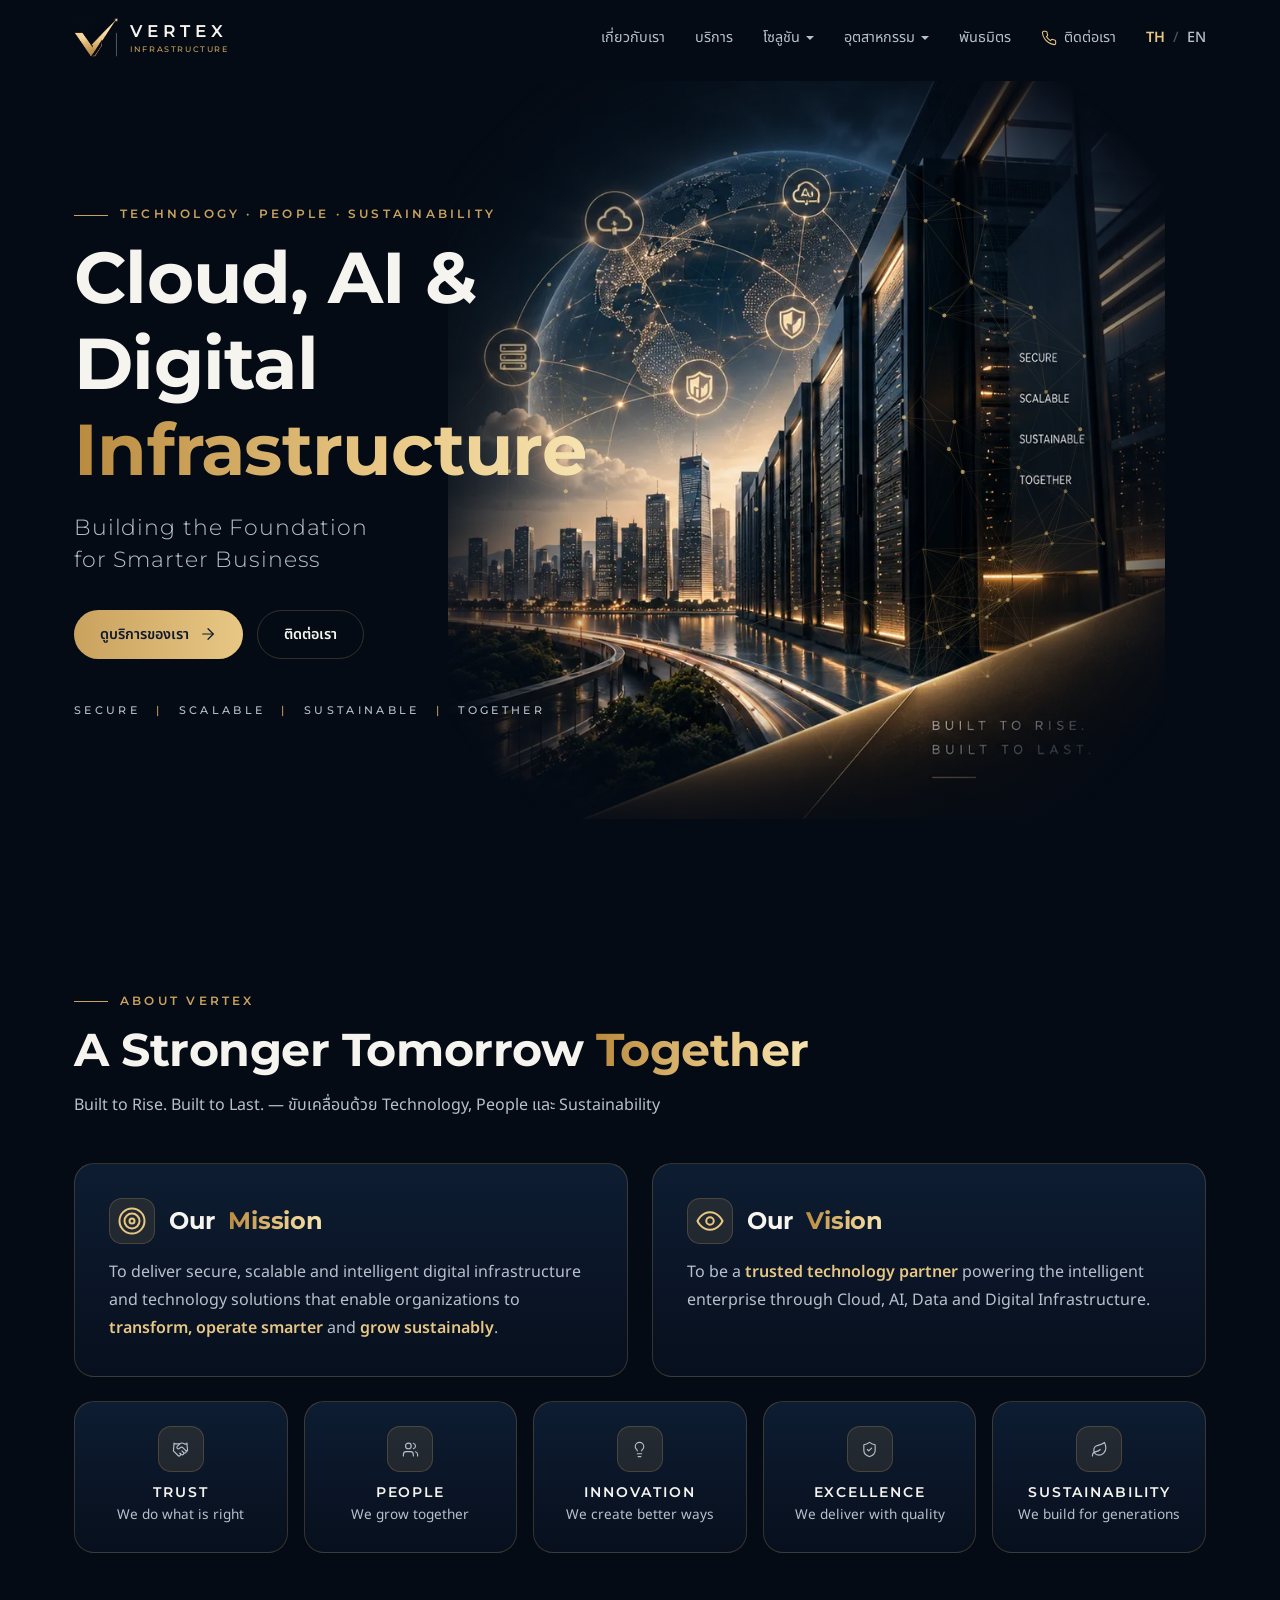
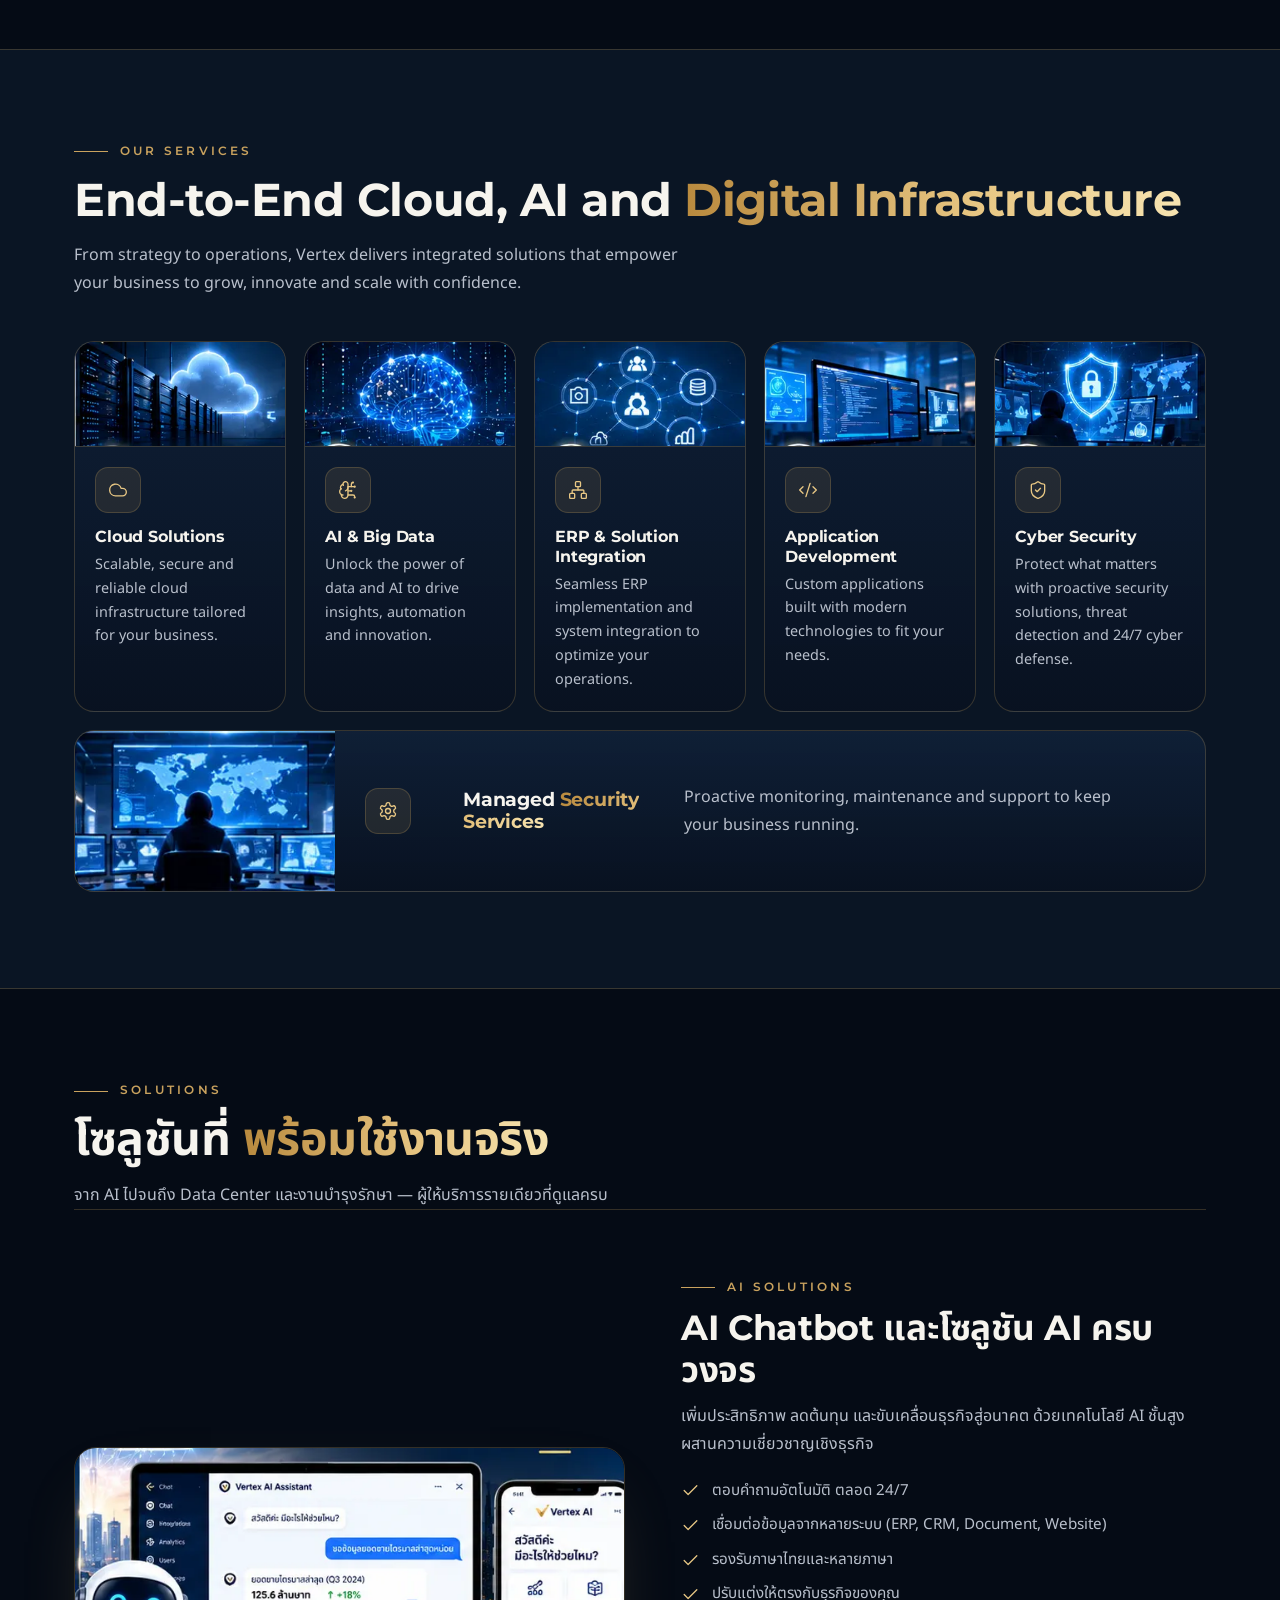
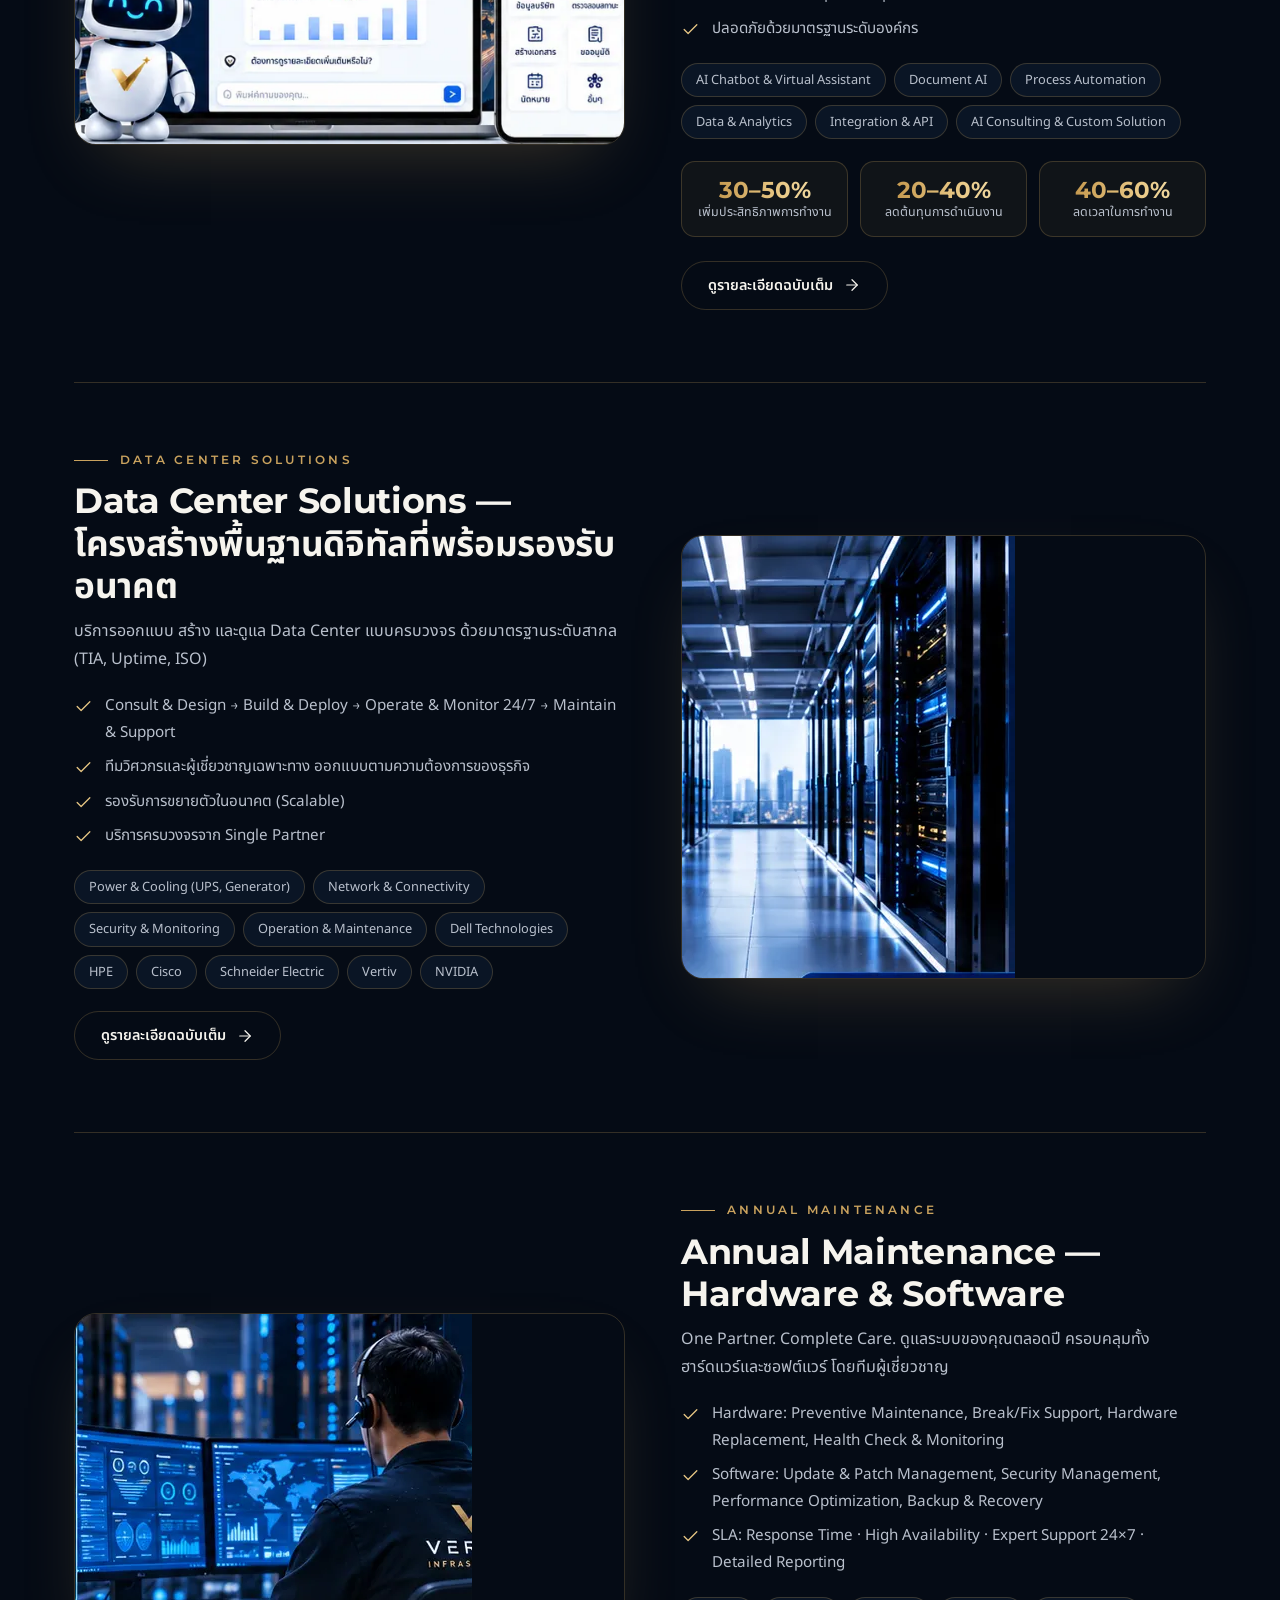
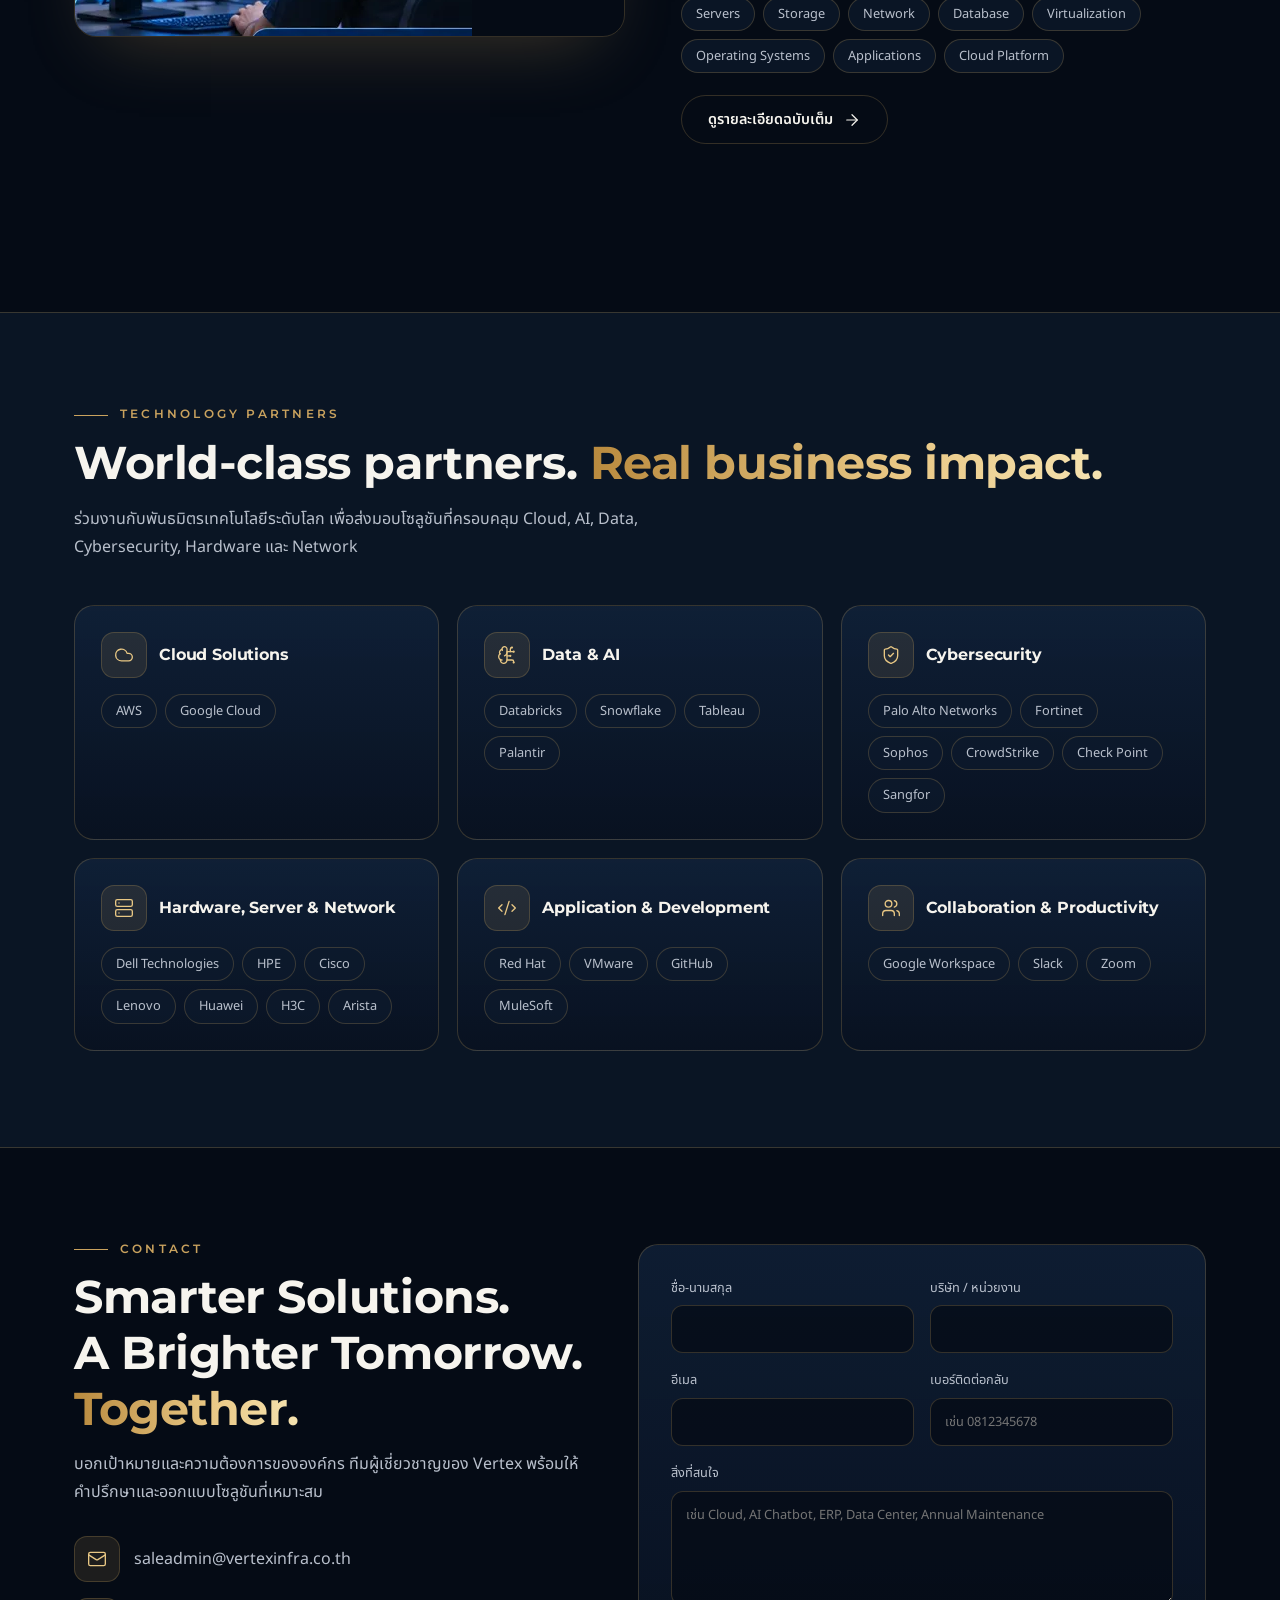
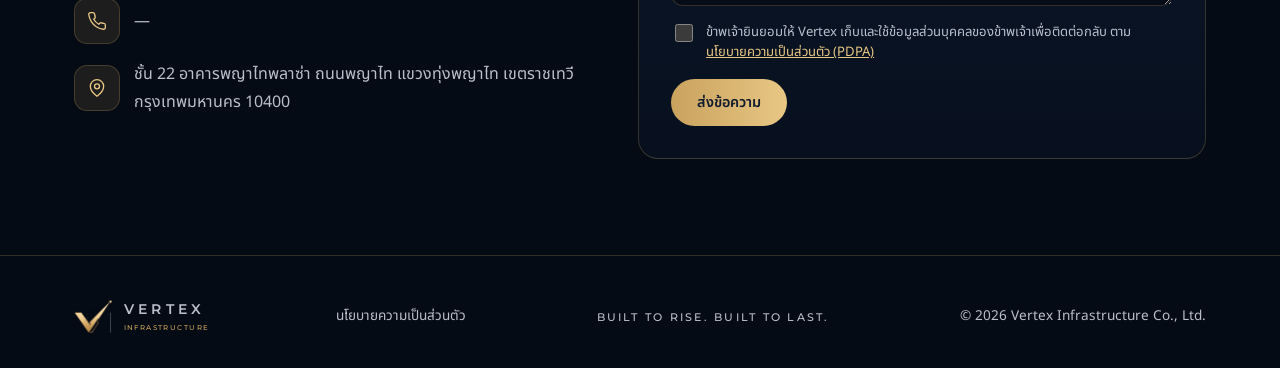
<file: index.html>
<!DOCTYPE html>
<html lang="th">
<head>
<meta charset="UTF-8">
<meta name="viewport" content="width=device-width, initial-scale=1, viewport-fit=cover">
<title>Vertex Infrastructure — Cloud, AI & Digital Infrastructure</title>
<meta name="description" content="Vertex Infrastructure ให้บริการ Cloud, AI, Data Center, ERP, Cyber Security และ Managed Services แบบครบวงจร — Built to Rise. Built to Last.">
<meta name="robots" content="index,follow">
<!-- Search Console: วาง meta google-site-verification จาก Google ไว้บรรทัดถัดไป -->
<meta property="og:title" content="Vertex Infrastructure — Building the Foundation for Smarter Business">
<meta property="og:type" content="website">
<meta property="og:site_name" content="Vertex Infrastructure">
<meta property="og:locale" content="th_TH">
<meta property="og:description" content="Cloud, AI, Data Center, ERP, Cyber Security และ Managed Services — Built to Rise. Built to Last.">
<meta property="og:url" content="https://www.vertexinfra.co.th/">
<meta property="og:image" content="https://www.vertexinfra.co.th/assets/images/hero.webp">
<meta property="og:image:alt" content="Vertex Infrastructure — Cloud, AI and Digital Infrastructure">
<meta name="twitter:card" content="summary_large_image">
<meta name="twitter:title" content="Vertex Infrastructure — Building the Foundation for Smarter Business">
<meta name="twitter:description" content="Cloud, AI, Data Center, ERP, Cyber Security และ Managed Services — Built to Rise. Built to Last.">
<meta name="twitter:image" content="https://www.vertexinfra.co.th/assets/images/hero.webp">
<link rel="canonical" href="https://www.vertexinfra.co.th/">
<link rel="sitemap" type="application/xml" title="Sitemap" href="sitemap.xml">
<meta name="theme-color" content="#050B15">
<link rel="icon" href="assets/images/favicon.png" type="image/png">
<script type="application/ld+json">
{"@context":"https://schema.org","@type":"Organization","name":"Vertex Infrastructure Co., Ltd.","alternateName":"Vertex Infrastructure","url":"https://www.vertexinfra.co.th/","logo":"https://www.vertexinfra.co.th/assets/images/logo.png","email":"saleadmin@vertexinfra.co.th","address":{"@type":"PostalAddress","streetAddress":"22nd Floor, Phayathai Plaza, Phayathai Road, Thung Phaya Thai","addressLocality":"Ratchathewi","addressRegion":"Bangkok","postalCode":"10400","addressCountry":"TH"},"sameAs":[]}
</script>
<link rel="preconnect" href="https://fonts.googleapis.com"><link rel="preconnect" href="https://fonts.gstatic.com" crossorigin>
<link href="https://fonts.googleapis.com/css2?family=Montserrat:wght@400;500;600;700;800&family=Noto+Sans+Thai:wght@300;400;500;600;700&display=swap" rel="stylesheet">
<link rel="stylesheet" href="assets/css/main.css?v=13">
</head>
<body>
<svg width="0" height="0" style="position:absolute" fill="none" stroke="currentColor" stroke-width="1.6" stroke-linecap="round" stroke-linejoin="round"><symbol id="i-cloud" viewBox="0 0 24 24"><path d="M17.5 19H9a7 7 0 1 1 6.71-9h1.79a4.5 4.5 0 1 1 0 9Z" /></symbol><symbol id="i-brain-circuit" viewBox="0 0 24 24"><path d="M12 5a3 3 0 1 0-5.997.125 4 4 0 0 0-2.526 5.77 4 4 0 0 0 .556 6.588A4 4 0 1 0 12 18Z" />
  <path d="M9 13a4.5 4.5 0 0 0 3-4" />
  <path d="M6.003 5.125A3 3 0 0 0 6.401 6.5" />
  <path d="M3.477 10.896a4 4 0 0 1 .585-.396" />
  <path d="M6 18a4 4 0 0 1-1.967-.516" />
  <path d="M12 13h4" />
  <path d="M12 18h6a2 2 0 0 1 2 2v1" />
  <path d="M12 8h8" />
  <path d="M16 8V5a2 2 0 0 1 2-2" />
  <circle cx="16" cy="13" r=".5" />
  <circle cx="18" cy="3" r=".5" />
  <circle cx="20" cy="21" r=".5" />
  <circle cx="20" cy="8" r=".5" /></symbol><symbol id="i-network" viewBox="0 0 24 24"><rect x="16" y="16" width="6" height="6" rx="1" />
  <rect x="2" y="16" width="6" height="6" rx="1" />
  <rect x="9" y="2" width="6" height="6" rx="1" />
  <path d="M5 16v-3a1 1 0 0 1 1-1h12a1 1 0 0 1 1 1v3" />
  <path d="M12 12V8" /></symbol><symbol id="i-code-xml" viewBox="0 0 24 24"><path d="m18 16 4-4-4-4" />
  <path d="m6 8-4 4 4 4" />
  <path d="m14.5 4-5 16" /></symbol><symbol id="i-shield-check" viewBox="0 0 24 24"><path d="M20 13c0 5-3.5 7.5-7.66 8.95a1 1 0 0 1-.67-.01C7.5 20.5 4 18 4 13V6a1 1 0 0 1 1-1c2 0 4.5-1.2 6.24-2.72a1.17 1.17 0 0 1 1.52 0C14.51 3.81 17 5 19 5a1 1 0 0 1 1 1z" />
  <path d="m9 12 2 2 4-4" /></symbol><symbol id="i-settings" viewBox="0 0 24 24"><path d="M12.22 2h-.44a2 2 0 0 0-2 2v.18a2 2 0 0 1-1 1.73l-.43.25a2 2 0 0 1-2 0l-.15-.08a2 2 0 0 0-2.73.73l-.22.38a2 2 0 0 0 .73 2.73l.15.1a2 2 0 0 1 1 1.72v.51a2 2 0 0 1-1 1.74l-.15.09a2 2 0 0 0-.73 2.73l.22.38a2 2 0 0 0 2.73.73l.15-.08a2 2 0 0 1 2 0l.43.25a2 2 0 0 1 1 1.73V20a2 2 0 0 0 2 2h.44a2 2 0 0 0 2-2v-.18a2 2 0 0 1 1-1.73l.43-.25a2 2 0 0 1 2 0l.15.08a2 2 0 0 0 2.73-.73l.22-.39a2 2 0 0 0-.73-2.73l-.15-.08a2 2 0 0 1-1-1.74v-.5a2 2 0 0 1 1-1.74l.15-.09a2 2 0 0 0 .73-2.73l-.22-.38a2 2 0 0 0-2.73-.73l-.15.08a2 2 0 0 1-2 0l-.43-.25a2 2 0 0 1-1-1.73V4a2 2 0 0 0-2-2z" />
  <circle cx="12" cy="12" r="3" /></symbol><symbol id="i-target" viewBox="0 0 24 24"><circle cx="12" cy="12" r="10" />
  <circle cx="12" cy="12" r="6" />
  <circle cx="12" cy="12" r="2" /></symbol><symbol id="i-eye" viewBox="0 0 24 24"><path d="M2 12s3-7 10-7 10 7 10 7-3 7-10 7-10-7-10-7Z" />
  <circle cx="12" cy="12" r="3" /></symbol><symbol id="i-handshake" viewBox="0 0 24 24"><path d="m11 17 2 2a1 1 0 1 0 3-3" />
  <path d="m14 14 2.5 2.5a1 1 0 1 0 3-3l-3.88-3.88a3 3 0 0 0-4.24 0l-.88.88a1 1 0 1 1-3-3l2.81-2.81a5.79 5.79 0 0 1 7.06-.87l.47.28a2 2 0 0 0 1.42.25L21 4" />
  <path d="m21 3 1 11h-2" />
  <path d="M3 3 2 14l6.5 6.5a1 1 0 1 0 3-3" />
  <path d="M3 4h8" /></symbol><symbol id="i-users" viewBox="0 0 24 24"><path d="M16 21v-2a4 4 0 0 0-4-4H6a4 4 0 0 0-4 4v2" />
  <circle cx="9" cy="7" r="4" />
  <path d="M22 21v-2a4 4 0 0 0-3-3.87" />
  <path d="M16 3.13a4 4 0 0 1 0 7.75" /></symbol><symbol id="i-lightbulb" viewBox="0 0 24 24"><path d="M15 14c.2-1 .7-1.7 1.5-2.5 1-.9 1.5-2.2 1.5-3.5A6 6 0 0 0 6 8c0 1 .2 2.2 1.5 3.5.7.7 1.3 1.5 1.5 2.5" />
  <path d="M9 18h6" />
  <path d="M10 22h4" /></symbol><symbol id="i-leaf" viewBox="0 0 24 24"><path d="M11 20A7 7 0 0 1 9.8 6.1C15.5 5 17 4.48 19 2c1 2 2 4.18 2 8 0 5.5-4.78 10-10 10Z" />
  <path d="M2 21c0-3 1.85-5.36 5.08-6C9.5 14.52 12 13 13 12" /></symbol><symbol id="i-trending-up" viewBox="0 0 24 24"><polyline points="22 7 13.5 15.5 8.5 10.5 2 17" />
  <polyline points="16 7 22 7 22 13" /></symbol><symbol id="i-database" viewBox="0 0 24 24"><ellipse cx="12" cy="5" rx="9" ry="3" />
  <path d="M3 5V19A9 3 0 0 0 21 19V5" />
  <path d="M3 12A9 3 0 0 0 21 12" /></symbol><symbol id="i-clock" viewBox="0 0 24 24"><circle cx="12" cy="12" r="10" />
  <polyline points="12 6 12 12 16 14" /></symbol><symbol id="i-arrow-right" viewBox="0 0 24 24"><path d="M5 12h14" />
  <path d="m12 5 7 7-7 7" /></symbol><symbol id="i-x" viewBox="0 0 24 24"><path d="M18 6 6 18" />
  <path d="m6 6 12 12" /></symbol><symbol id="i-menu" viewBox="0 0 24 24"><line x1="4" x2="20" y1="12" y2="12" />
  <line x1="4" x2="20" y1="6" y2="6" />
  <line x1="4" x2="20" y1="18" y2="18" /></symbol><symbol id="i-check" viewBox="0 0 24 24"><path d="M20 6 9 17l-5-5" /></symbol><symbol id="i-server" viewBox="0 0 24 24"><rect width="20" height="8" x="2" y="2" rx="2" ry="2" />
  <rect width="20" height="8" x="2" y="14" rx="2" ry="2" />
  <line x1="6" x2="6.01" y1="6" y2="6" />
  <line x1="6" x2="6.01" y1="18" y2="18" /></symbol><symbol id="i-wrench" viewBox="0 0 24 24"><path d="M14.7 6.3a1 1 0 0 0 0 1.4l1.6 1.6a1 1 0 0 0 1.4 0l3.77-3.77a6 6 0 0 1-7.94 7.94l-6.91 6.91a2.12 2.12 0 0 1-3-3l6.91-6.91a6 6 0 0 1 7.94-7.94l-3.76 3.76z" /></symbol><symbol id="i-headset" viewBox="0 0 24 24"><path d="M3 11h3a2 2 0 0 1 2 2v3a2 2 0 0 1-2 2H5a2 2 0 0 1-2-2v-5Zm0 0a9 9 0 1 1 18 0m0 0v5a2 2 0 0 1-2 2h-1a2 2 0 0 1-2-2v-3a2 2 0 0 1 2-2h3Z" />
  <path d="M21 16v2a4 4 0 0 1-4 4h-5" /></symbol><symbol id="i-file-text" viewBox="0 0 24 24"><path d="M15 2H6a2 2 0 0 0-2 2v16a2 2 0 0 0 2 2h12a2 2 0 0 0 2-2V7Z" />
  <path d="M14 2v4a2 2 0 0 0 2 2h4" />
  <path d="M10 9H8" />
  <path d="M16 13H8" />
  <path d="M16 17H8" /></symbol><symbol id="i-workflow" viewBox="0 0 24 24"><rect width="8" height="8" x="3" y="3" rx="2" />
  <path d="M7 11v4a2 2 0 0 0 2 2h4" />
  <rect width="8" height="8" x="13" y="13" rx="2" /></symbol><symbol id="i-plug-zap" viewBox="0 0 24 24"><path d="M6.3 20.3a2.4 2.4 0 0 0 3.4 0L12 18l-6-6-2.3 2.3a2.4 2.4 0 0 0 0 3.4Z" />
  <path d="m2 22 3-3" />
  <path d="M7.5 13.5 10 11" />
  <path d="M10.5 16.5 13 14" />
  <path d="m18 3-4 4h6l-4 4" /></symbol><symbol id="i-building-2" viewBox="0 0 24 24"><path d="M6 22V4a2 2 0 0 1 2-2h8a2 2 0 0 1 2 2v18Z" />
  <path d="M6 12H4a2 2 0 0 0-2 2v6a2 2 0 0 0 2 2h2" />
  <path d="M18 9h2a2 2 0 0 1 2 2v9a2 2 0 0 1-2 2h-2" />
  <path d="M10 6h4" />
  <path d="M10 10h4" />
  <path d="M10 14h4" />
  <path d="M10 18h4" /></symbol><symbol id="i-refresh-cw" viewBox="0 0 24 24"><path d="M3 12a9 9 0 0 1 9-9 9.75 9.75 0 0 1 6.74 2.74L21 8" />
  <path d="M21 3v5h-5" />
  <path d="M21 12a9 9 0 0 1-9 9 9.75 9.75 0 0 1-6.74-2.74L3 16" />
  <path d="M8 16H3v5" /></symbol><symbol id="i-lock" viewBox="0 0 24 24"><rect width="18" height="11" x="3" y="11" rx="2" ry="2" />
  <path d="M7 11V7a5 5 0 0 1 10 0v4" /></symbol><symbol id="i-gauge" viewBox="0 0 24 24"><path d="m12 14 4-4" />
  <path d="M3.34 19a10 10 0 1 1 17.32 0" /></symbol><symbol id="i-globe" viewBox="0 0 24 24"><circle cx="12" cy="12" r="10" />
  <path d="M12 2a14.5 14.5 0 0 0 0 20 14.5 14.5 0 0 0 0-20" />
  <path d="M2 12h20" /></symbol><symbol id="i-sparkles" viewBox="0 0 24 24"><path d="M9.937 15.5A2 2 0 0 0 8.5 14.063l-6.135-1.582a.5.5 0 0 1 0-.962L8.5 9.936A2 2 0 0 0 9.937 8.5l1.582-6.135a.5.5 0 0 1 .963 0L14.063 8.5A2 2 0 0 0 15.5 9.937l6.135 1.581a.5.5 0 0 1 0 .964L15.5 14.063a2 2 0 0 0-1.437 1.437l-1.582 6.135a.5.5 0 0 1-.963 0z" />
  <path d="M20 3v4" />
  <path d="M22 5h-4" />
  <path d="M4 17v2" />
  <path d="M5 18H3" /></symbol><symbol id="i-mail" viewBox="0 0 24 24"><rect width="20" height="16" x="2" y="4" rx="2" />
  <path d="m22 7-8.97 5.7a1.94 1.94 0 0 1-2.06 0L2 7" /></symbol><symbol id="i-map-pin" viewBox="0 0 24 24"><path d="M20 10c0 6-8 12-8 12s-8-6-8-12a8 8 0 0 1 16 0Z" />
  <circle cx="12" cy="10" r="3" /></symbol><symbol id="i-phone" viewBox="0 0 24 24"><path d="M22 16.92v3a2 2 0 0 1-2.18 2 19.79 19.79 0 0 1-8.63-3.07 19.5 19.5 0 0 1-6-6 19.79 19.79 0 0 1-3.07-8.67A2 2 0 0 1 4.11 2h3a2 2 0 0 1 2 1.72 12.84 12.84 0 0 0 .7 2.81 2 2 0 0 1-.45 2.11L8.09 9.91a16 16 0 0 0 6 6l1.27-1.27a2 2 0 0 1 2.11-.45 12.84 12.84 0 0 0 2.81.7A2 2 0 0 1 22 16.92z" /></symbol></svg>
<nav id="nv"><div class="wrap nb">
<a href="#top" class="lg"><img src="assets/images/logo.png" alt="Vertex"><span><b>VERTEX</b><small>INFRASTRUCTURE</small></span></a>
<div class="nl" id="nl"><a href="#about">เกี่ยวกับเรา</a><a href="#services">บริการ</a><div class="nd"><button type="button" class="nd-t" aria-expanded="false" aria-haspopup="true">โซลูชัน</button><div class="nd-m"><a href="#solution-ai">โซลูชัน AI</a><a href="#solution-dc">Data Center</a><a href="#solution-maintenance">บำรุงรักษารายปี</a><a href="#solutions">ดูทั้งหมด</a></div></div><div class="nd"><button type="button" class="nd-t" aria-expanded="false" aria-haspopup="true">อุตสาหกรรม</button><div class="nd-m"><a href="industry.html#agriculture">เกษตรกรรม</a><a href="industry.html#healthcare">สาธารณสุข</a><a href="industry.html#transportation">การขนส่ง</a><a href="industry-railway.html">รถไฟ</a><a href="industry.html#power-utilities">พลังงานและสาธารณูปโภค</a></div></div><a href="#partners">พันธมิตร</a><a href="#contact" class="nl-ct"><svg class="i" aria-hidden="true"><use href="#i-phone"/></svg>ติดต่อเรา</a></div>
<div class="lt"><button data-l="th" class="on">TH</button><button data-l="en">EN</button></div>
<button id="mb" aria-label="เมนู"><svg class="i"><use href="#i-menu"/></svg></button>
</div></nav>

<header class="hero" id="top">
<div class="hero-bg" aria-hidden="true">
<img src="assets/images/hero.webp" alt="">
<canvas id="cv"></canvas>
</div>
<div class="wrap"><div class="hc">
<p class="eb">Technology · People · Sustainability</p>
<h1>Cloud, AI &amp; Digital <span class="gold">Infrastructure</span></h1>
<p class="sub">Building the Foundation<br>for Smarter Business</p>
<div style="display:flex;gap:14px;flex-wrap:wrap"><a class="btn p" href="#services">ดูบริการของเรา <svg class="i"><use href="#i-arrow-right"/></svg></a><a class="btn" href="#contact">ติดต่อเรา</a></div>
<div class="tl"><span>SECURE</span><span>SCALABLE</span><span>SUSTAINABLE</span><span>TOGETHER</span></div>
</div></div>
</header>


<section class="sec" id="about"><div class="wrap">
<p class="eb">About Vertex</p><h2>A Stronger Tomorrow <span class="gold">Together</span></h2>
<p class="lead">Built to Rise. Built to Last. — ขับเคลื่อนด้วย Technology, People และ Sustainability</p>
<div class="g2">
<div class="card mv rv"><h3><span class="ib"><svg class="i"><use href="#i-target"/></svg></span>Our <span class="gold">Mission</span></h3><p>To deliver secure, scalable and intelligent digital infrastructure and technology solutions that enable organizations to <strong>transform, operate smarter</strong> and <strong>grow sustainably</strong>.</p></div>
<div class="card mv rv"><h3><span class="ib"><svg class="i"><use href="#i-eye"/></svg></span>Our <span class="gold">Vision</span></h3><p>To be a <strong>trusted technology partner</strong> powering the intelligent enterprise through Cloud, AI, Data and Digital Infrastructure.</p></div>
</div>
<div class="vals" id="vals"></div>
</div></section>

<section class="sec alt" id="services"><div class="wrap">
<p class="eb">Our Services</p><h2>End-to-End Cloud, AI and <span class="gold">Digital Infrastructure</span></h2>
<p class="lead">From strategy to operations, Vertex delivers integrated solutions that empower your business to grow, innovate and scale with confidence.</p>
<div class="sg" id="sg"></div>
<div class="card ms rv"><img id="msi" alt="Managed Security Services"><div><span class="ib"><svg class="i"><use href="#i-settings"/></svg></span><div><h3>Managed <span class="gold">Security Services</span></h3><p>Proactive monitoring, maintenance and support to keep your business running.</p></div></div></div>
</div></section>

<section class="sec" id="solutions"><div class="wrap">
<p class="eb">Solutions</p><h2>โซลูชันที่ <span class="gold">พร้อมใช้งานจริง</span></h2>
<p class="lead">จาก AI ไปจนถึง Data Center และงานบำรุงรักษา — ผู้ให้บริการรายเดียวที่ดูแลครบ</p>
<div id="sols"></div>
</div></section>

<section class="sec alt" id="partners"><div class="wrap">
<p class="eb">Technology Partners</p><h2>World-class partners. <span class="gold">Real business impact.</span></h2>
<p class="lead">ร่วมงานกับพันธมิตรเทคโนโลยีระดับโลก เพื่อส่งมอบโซลูชันที่ครอบคลุม Cloud, AI, Data, Cybersecurity, Hardware และ Network</p>
<div class="pg" id="pg"></div>
</div></section>

<section class="sec" id="contact"><div class="wrap ct">
<div><p class="eb">Contact</p><h2>Smarter Solutions.<br>A Brighter Tomorrow. <span class="gold">Together.</span></h2>
<p class="lead">บอกเป้าหมายและความต้องการขององค์กร ทีมผู้เชี่ยวชาญของ Vertex พร้อมให้คำปรึกษาและออกแบบโซลูชันที่เหมาะสม</p><div class="ci"><a href="mailto:saleadmin@vertexinfra.co.th"><span class="ib"><svg class="i"><use href="#i-mail"/></svg></span><span>saleadmin@vertexinfra.co.th</span></a><p class="ci-ph"><span class="ib"><svg class="i"><use href="#i-phone"/></svg></span><span class="ph-soon" aria-label="เบอร์โทรศัพท์ — จะประกาศเร็วๆ นี้">—</span></p><p><span class="ib"><svg class="i"><use href="#i-map-pin"/></svg></span><span>ชั้น 22 อาคารพญาไทพลาซ่า ถนนพญาไท แขวงทุ่งพญาไท เขตราชเทวี กรุงเทพมหานคร 10400</span></p></div></div>
<form class="card" id="fm" action="https://formsubmit.co/saleadmin@vertexinfra.co.th" method="POST" novalidate>
<input type="hidden" name="_subject" value="Vertex Website — Contact">
<input type="hidden" name="_template" value="table">
<input type="hidden" name="_next" id="form-next" value="">
<input type="text" name="_honey" tabindex="-1" autocomplete="off" aria-hidden="true" class="hp">
<div class="fr">
<label>ชื่อ-นามสกุล<input name="name" autocomplete="name" required></label>
<label>บริษัท / หน่วยงาน<input name="company" autocomplete="organization" required></label>
</div>
<div class="fr">
<label>อีเมล<input type="text" name="email" id="fm-email" autocomplete="email" inputmode="email" lang="en" required spellcheck="false" autocapitalize="off" autocorrect="off"></label>
<label>เบอร์ติดต่อกลับ<input type="tel" name="phone" id="fm-phone" autocomplete="tel" inputmode="numeric" pattern="[0-9]*" placeholder="เช่น 0812345678" maxlength="15"></label>
</div>
<label>สิ่งที่สนใจ<textarea name="message" rows="4" placeholder="เช่น Cloud, AI Chatbot, ERP, Data Center, Annual Maintenance"></textarea></label>
<label class="consent"><input type="checkbox" name="consent" id="fm-consent" required value="yes"><span>ข้าพเจ้ายินยอมให้ Vertex เก็บและใช้ข้อมูลส่วนบุคคลของข้าพเจ้าเพื่อติดต่อกลับ ตาม <a href="privacy.html" target="_blank" rel="noopener noreferrer">นโยบายความเป็นส่วนตัว (PDPA)</a></span></label>
<button type="submit" class="btn p" id="fm-btn" style="justify-self:start">ส่งข้อความ</button>
<p id="ok" role="status">ขอบคุณครับ ทีมงานจะติดต่อกลับโดยเร็วที่สุด</p>
<p id="err" role="alert" hidden>ส่งไม่สำเร็จ กรุณาลองอีกครั้งหรืออีเมล saleadmin@vertexinfra.co.th โดยตรง</p>
<p id="pending" role="status" hidden>ฟอร์มกำลังรอเปิดใช้งาน ทีม Vertex จะตรวจสอบอีเมล saleadmin@vertexinfra.co.th — หากเร่งด่วนโปรดอีเมลโดยตรง</p>
</form>
</div></section>

<footer><div class="wrap fb"><a href="#top" class="lg"><img src="assets/images/logo.png" alt="Vertex" style="height:34px"><span><b style="font-size:.9rem">VERTEX</b><small>INFRASTRUCTURE</small></span></a><div class="fb-legal"><a href="privacy.html">นโยบายความเป็นส่วนตัว</a></div><small>BUILT TO RISE. BUILT TO LAST.</small><span>© 2026 Vertex Infrastructure Co., Ltd.</span></div></footer>

<div id="lb" role="dialog" aria-label="ภาพขยาย"><img alt=""></div>
<script src="assets/js/memorial.js?v=2"></script>
<script src="assets/js/analytics.js?v=1"></script>
<script src="assets/js/nav.js?v=2"></script>
<script src="assets/js/main.js?v=10"></script>
</body>
</html>
</file>
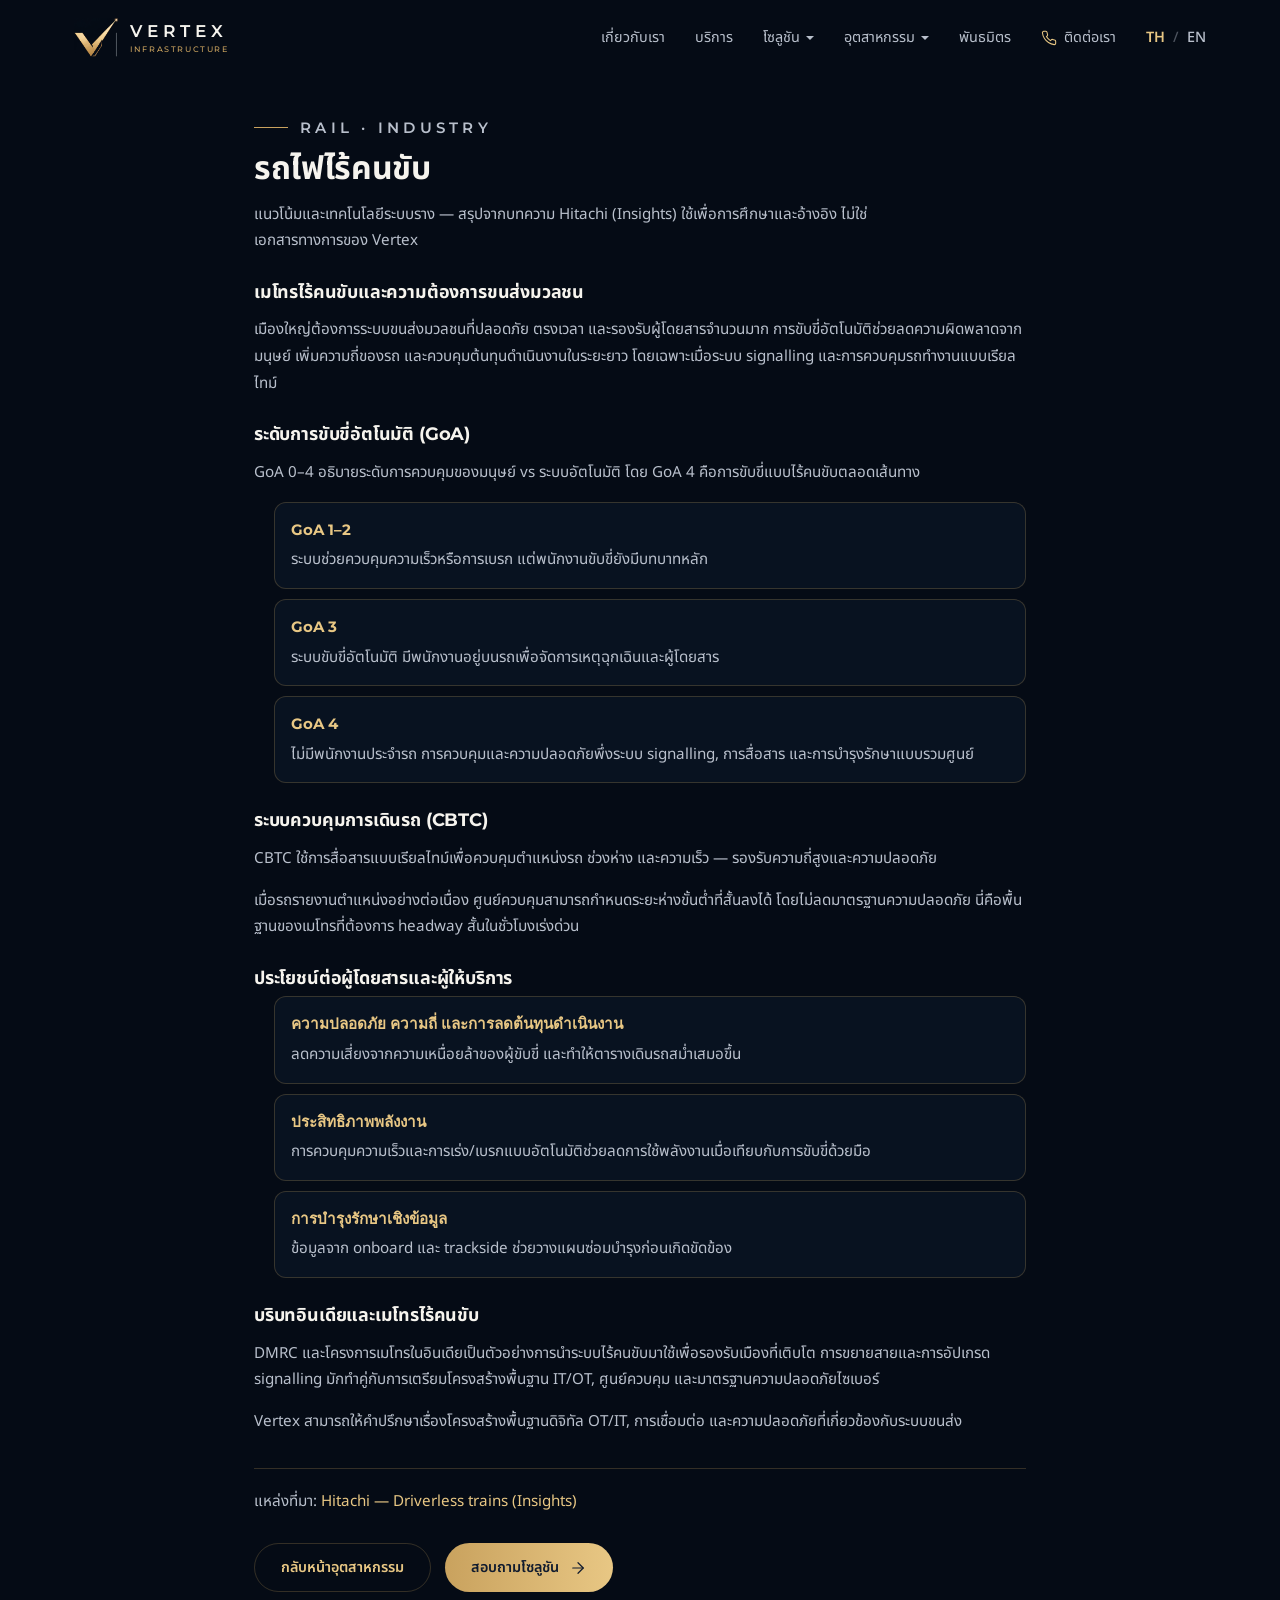
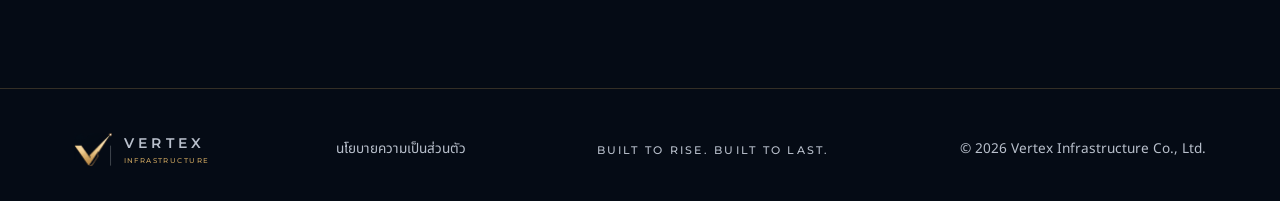
<file: industry-railway.html>
<!DOCTYPE html>
<html lang="th">
<head>
<meta charset="UTF-8">
<meta name="viewport" content="width=device-width, initial-scale=1, viewport-fit=cover">
<title>รถไฟไร้คนขับ — Vertex Infrastructure</title>
<meta name="description" content="สรุปแนวโน้มรถไฟไร้คนขับ GoA, CBTC และเมโทรไร้คนขับ — อ้างอิงบทความ Hitachi Insights">
<meta name="robots" content="index,follow">
<meta property="og:title" content="รถไฟไร้คนขับ — Vertex Infrastructure">
<meta property="og:type" content="article">
<meta property="og:url" content="https://www.vertexinfra.co.th/industry-railway.html">
<link rel="icon" href="assets/images/favicon.png" type="image/png">
<link rel="canonical" href="https://www.vertexinfra.co.th/industry-railway.html">
<link rel="preconnect" href="https://fonts.googleapis.com"><link rel="preconnect" href="https://fonts.gstatic.com" crossorigin>
<link href="https://fonts.googleapis.com/css2?family=Montserrat:wght@400;500;600;700;800&family=Noto+Sans+Thai:wght@300;400;500;600;700&display=swap" rel="stylesheet">
<link rel="stylesheet" href="assets/css/main.css?v=13">
</head>
<body>
<svg width="0" height="0" style="position:absolute" fill="none" stroke="currentColor" stroke-width="1.6" stroke-linecap="round" stroke-linejoin="round"><symbol id="i-menu" viewBox="0 0 24 24"><line x1="4" x2="20" y1="12" y2="12" /><line x1="4" x2="20" y1="6" y2="6" /><line x1="4" x2="20" y1="18" y2="18" /></symbol><symbol id="i-arrow-right" viewBox="0 0 24 24"><path d="M5 12h14" /><path d="m12 5 7 7-7 7" /></symbol><symbol id="i-phone" viewBox="0 0 24 24"><path d="M22 16.92v3a2 2 0 0 1-2.18 2 19.79 19.79 0 0 1-8.63-3.07 19.5 19.5 0 0 1-6-6 19.79 19.79 0 0 1-3.07-8.67A2 2 0 0 1 4.11 2h3a2 2 0 0 1 2 1.72 12.84 12.84 0 0 0 .7 2.81 2 2 0 0 1-.45 2.11L8.09 9.91a16 16 0 0 0 6 6l1.27-1.27a2 2 0 0 1 2.11-.45 12.84 12.84 0 0 0 2.81.7A2 2 0 0 1 22 16.92z" /></symbol></svg>
<nav id="nv" class="s"><div class="wrap nb">
<a href="index.html" class="lg"><img src="assets/images/logo.png" alt="Vertex"><span><b>VERTEX</b><small>INFRASTRUCTURE</small></span></a>
<div class="nl" id="nl"><a href="index.html#about">เกี่ยวกับเรา</a><a href="index.html#services">บริการ</a><div class="nd"><button type="button" class="nd-t" aria-expanded="false" aria-haspopup="true">โซลูชัน</button><div class="nd-m"><a href="index.html#solution-ai">โซลูชัน AI</a><a href="index.html#solution-dc">Data Center</a><a href="index.html#solution-maintenance">บำรุงรักษารายปี</a><a href="index.html#solutions">ดูทั้งหมด</a></div></div><div class="nd"><button type="button" class="nd-t" aria-expanded="false" aria-haspopup="true">อุตสาหกรรม</button><div class="nd-m"><a href="industry.html#agriculture">เกษตรกรรม</a><a href="industry.html#healthcare">สาธารณสุข</a><a href="industry.html#transportation">การขนส่ง</a><a href="industry-railway.html">รถไฟ</a><a href="industry.html#power-utilities">พลังงานและสาธารณูปโภค</a></div></div><a href="index.html#partners">พันธมิตร</a><a href="index.html#contact" class="nl-ct"><svg class="i" aria-hidden="true"><use href="#i-phone"/></svg>ติดต่อเรา</a></div>
<div class="lt"><button data-l="th" class="on">TH</button><button data-l="en">EN</button></div>
<button id="mb" aria-label="เมนู"><svg class="i"><use href="#i-menu"/></svg></button>
</div></nav>

<main class="sec legal" style="padding-top:120px"><div class="wrap" style="max-width:820px">
<p class="eb rv">Rail · Industry</p>
<h1 class="rv">รถไฟไร้คนขับ</h1>
<p class="lead rv">แนวโน้มและเทคโนโลยีระบบราง — สรุปจากบทความ Hitachi (Insights) ใช้เพื่อการศึกษาและอ้างอิง ไม่ใช่เอกสารทางการของ Vertex</p>

<h2 class="rv">เมโทรไร้คนขับและความต้องการขนส่งมวลชน</h2>
<p class="rv">เมืองใหญ่ต้องการระบบขนส่งมวลชนที่ปลอดภัย ตรงเวลา และรองรับผู้โดยสารจำนวนมาก การขับขี่อัตโนมัติช่วยลดความผิดพลาดจากมนุษย์ เพิ่มความถี่ของรถ และควบคุมต้นทุนดำเนินงานในระยะยาว โดยเฉพาะเมื่อระบบ signalling และการควบคุมรถทำงานแบบเรียลไทม์</p>

<h2 class="rv">ระดับการขับขี่อัตโนมัติ (GoA)</h2>
<p class="rv">GoA 0–4 อธิบายระดับการควบคุมของมนุษย์ vs ระบบอัตโนมัติ โดย GoA 4 คือการขับขี่แบบไร้คนขับตลอดเส้นทาง</p>
<ul class="goalist rv">
<li><b>GoA 1–2</b> ระบบช่วยควบคุมความเร็วหรือการเบรก แต่พนักงานขับขี่ยังมีบทบาทหลัก</li>
<li><b>GoA 3</b> ระบบขับขี่อัตโนมัติ มีพนักงานอยู่บนรถเพื่อจัดการเหตุฉุกเฉินและผู้โดยสาร</li>
<li><b>GoA 4</b> ไม่มีพนักงานประจำรถ การควบคุมและความปลอดภัยพึ่งระบบ signalling, การสื่อสาร และการบำรุงรักษาแบบรวมศูนย์</li>
</ul>

<h2 class="rv">ระบบควบคุมการเดินรถ (CBTC)</h2>
<p class="rv">CBTC ใช้การสื่อสารแบบเรียลไทม์เพื่อควบคุมตำแหน่งรถ ช่วงห่าง และความเร็ว — รองรับความถี่สูงและความปลอดภัย</p>
<p class="rv">เมื่อรถรายงานตำแหน่งอย่างต่อเนื่อง ศูนย์ควบคุมสามารถกำหนดระยะห่างขั้นต่ำที่สั้นลงได้ โดยไม่ลดมาตรฐานความปลอดภัย นี่คือพื้นฐานของเมโทรที่ต้องการ headway สั้นในชั่วโมงเร่งด่วน</p>

<h2 class="rv">ประโยชน์ต่อผู้โดยสารและผู้ให้บริการ</h2>
<ul class="goalist rv">
<li><b>ความปลอดภัย ความถี่ และการลดต้นทุนดำเนินงาน</b> ลดความเสี่ยงจากความเหนื่อยล้าของผู้ขับขี่ และทำให้ตารางเดินรถสม่ำเสมอขึ้น</li>
<li><b>ประสิทธิภาพพลังงาน</b> การควบคุมความเร็วและการเร่ง/เบรกแบบอัตโนมัติช่วยลดการใช้พลังงานเมื่อเทียบกับการขับขี่ด้วยมือ</li>
<li><b>การบำรุงรักษาเชิงข้อมูล</b> ข้อมูลจาก onboard และ trackside ช่วยวางแผนซ่อมบำรุงก่อนเกิดขัดข้อง</li>
</ul>

<h2 class="rv">บริบทอินเดียและเมโทรไร้คนขับ</h2>
<p class="rv">DMRC และโครงการเมโทรในอินเดียเป็นตัวอย่างการนำระบบไร้คนขับมาใช้เพื่อรองรับเมืองที่เติบโต การขยายสายและการอัปเกรด signalling มักทำคู่กับการเตรียมโครงสร้างพื้นฐาน IT/OT, ศูนย์ควบคุม และมาตรฐานความปลอดภัยไซเบอร์</p>
<p class="rv">Vertex สามารถให้คำปรึกษาเรื่องโครงสร้างพื้นฐานดิจิทัล OT/IT, การเชื่อมต่อ และความปลอดภัยที่เกี่ยวข้องกับระบบขนส่ง</p>

<p class="src rv">แหล่งที่มา: <a href="https://www.hitachi.com/en-in/insights/articles/driverless-trains/" target="_blank" rel="noopener noreferrer">Hitachi — Driverless trains (Insights)</a></p>

<div style="display:flex;gap:14px;flex-wrap:wrap;margin-top:28px" class="rv">
<a class="btn" href="industry.html">กลับหน้าอุตสาหกรรม</a>
<a class="btn p" href="index.html#contact">สอบถามโซลูชัน <svg class="i"><use href="#i-arrow-right"/></svg></a>
</div>
</div></main>

<footer><div class="wrap fb"><a href="index.html" class="lg"><img src="assets/images/logo.png" alt="Vertex" style="height:34px"><span><b style="font-size:.9rem">VERTEX</b><small>INFRASTRUCTURE</small></span></a><div class="fb-legal"><a href="privacy.html">นโยบายความเป็นส่วนตัว</a></div><small>BUILT TO RISE. BUILT TO LAST.</small><span>© 2026 Vertex Infrastructure Co., Ltd.</span></div></footer>
<script src="assets/js/memorial.js?v=2"></script>
<script src="assets/js/analytics.js?v=1"></script>
<script src="assets/js/nav.js?v=2"></script>
<script src="assets/js/main.js?v=7"></script>
</body>
</html>
</file>
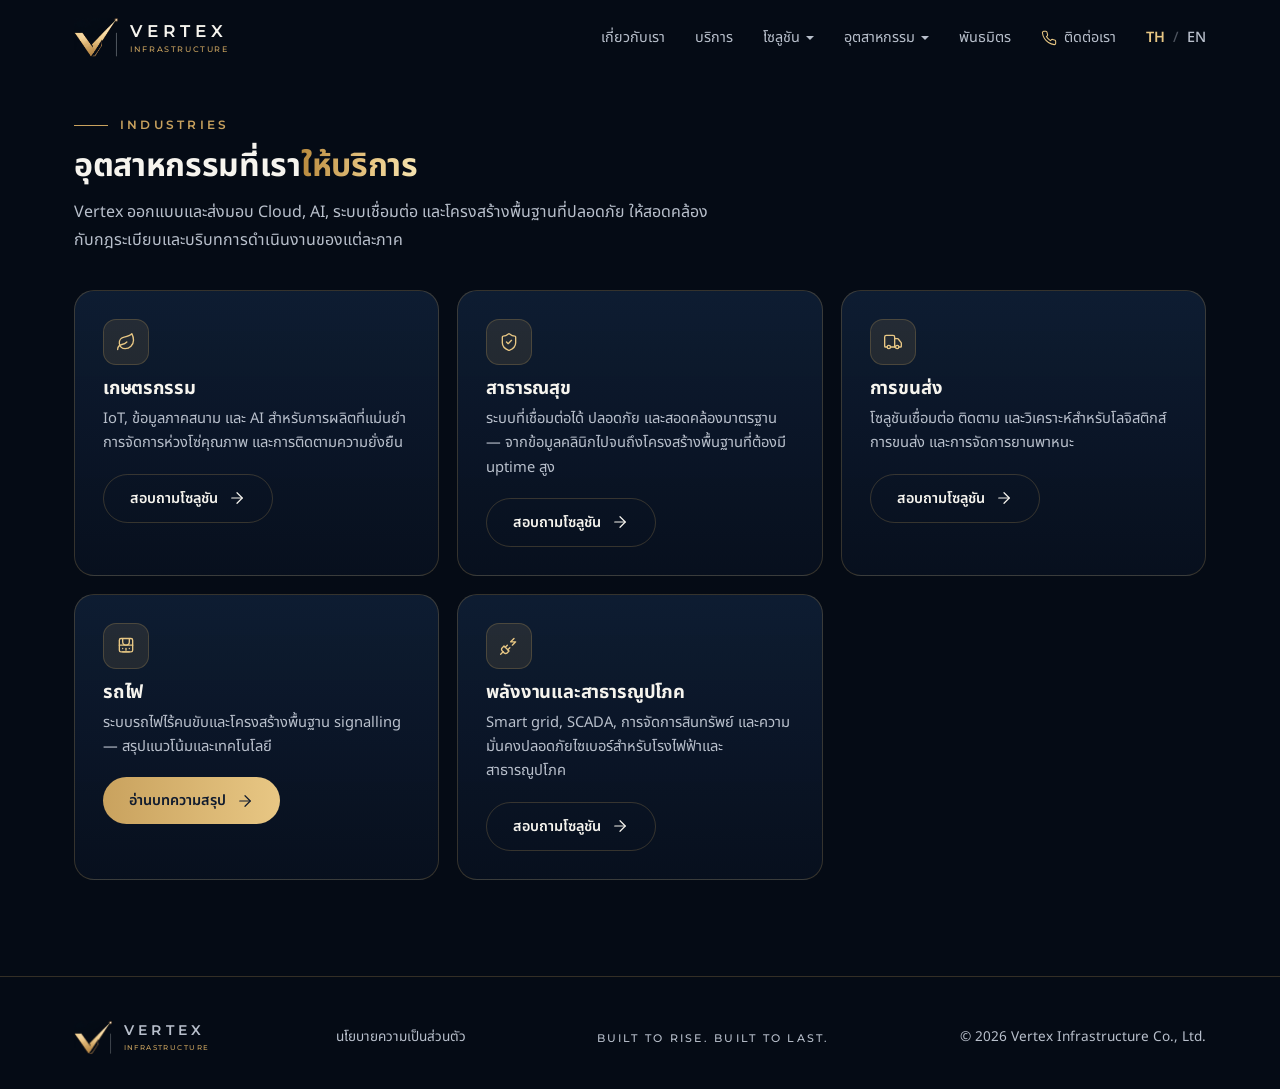
<file: industry.html>
<!DOCTYPE html>
<html lang="th">
<head>
<meta charset="UTF-8">
<meta name="viewport" content="width=device-width, initial-scale=1, viewport-fit=cover">
<title>อุตสาหกรรม — Vertex Infrastructure</title>
<meta name="description" content="โซลูชัน Cloud, AI และโครงสร้างพื้นฐานดิจิทัลของ Vertex สำหรับเกษตรกรรม สาธารณสุข การขนส่ง รถไฟ และพลังงานและสาธารณูปโภค">
<meta name="robots" content="index,follow">
<meta property="og:title" content="อุตสาหกรรม — Vertex Infrastructure">
<meta property="og:type" content="website">
<meta property="og:url" content="https://www.vertexinfra.co.th/industry.html">
<meta property="og:description" content="โซลูชันดิจิทัลตามภาคอุตสาหกรรม — Agriculture, Healthcare, Transportation, Rail, Power & Utilities">
<link rel="icon" href="assets/images/favicon.png" type="image/png">
<link rel="canonical" href="https://www.vertexinfra.co.th/industry.html">
<link rel="preconnect" href="https://fonts.googleapis.com"><link rel="preconnect" href="https://fonts.gstatic.com" crossorigin>
<link href="https://fonts.googleapis.com/css2?family=Montserrat:wght@400;500;600;700;800&family=Noto+Sans+Thai:wght@300;400;500;600;700&display=swap" rel="stylesheet">
<link rel="stylesheet" href="assets/css/main.css?v=13">
</head>
<body>
<svg width="0" height="0" style="position:absolute" fill="none" stroke="currentColor" stroke-width="1.6" stroke-linecap="round" stroke-linejoin="round"><symbol id="i-menu" viewBox="0 0 24 24"><line x1="4" x2="20" y1="12" y2="12" /><line x1="4" x2="20" y1="6" y2="6" /><line x1="4" x2="20" y1="18" y2="18" /></symbol><symbol id="i-arrow-right" viewBox="0 0 24 24"><path d="M5 12h14" /><path d="m12 5 7 7-7 7" /></symbol><symbol id="i-leaf" viewBox="0 0 24 24"><path d="M11 20A7 7 0 0 1 9.8 6.1C15.5 5 17 4.48 19 2c1 2 2 4.18 2 8 0 5.5-4.78 10-10 10Z" /><path d="M2 21c0-3 1.85-5.36 5.08-6C9.5 14.52 12 13 13 12" /></symbol><symbol id="i-shield-check" viewBox="0 0 24 24"><path d="M20 13c0 5-3.5 7.5-7.66 8.95a1 1 0 0 1-.67-.01C7.5 20.5 4 18 4 13V6a1 1 0 0 1 1-1c2 0 4.5-1.2 6.24-2.72a1.17 1.17 0 0 1 1.52 0C14.51 3.81 17 5 19 5a1 1 0 0 1 1 1z" /><path d="m9 12 2 2 4-4" /></symbol><symbol id="i-truck" viewBox="0 0 24 24"><path d="M14 18V6a2 2 0 0 0-2-2H4a2 2 0 0 0-2 2v11a1 1 0 0 0 1 1h2" /><path d="M15 18H9" /><path d="M19 18h2a1 1 0 0 0 1-1v-3.65a1 1 0 0 0-.22-.624l-3.48-4.35A1 1 0 0 0 17.52 8H14" /><circle cx="17" cy="18" r="2" /><circle cx="7" cy="18" r="2" /></symbol><symbol id="i-train" viewBox="0 0 24 24"><path d="M8 3.1V7a4 4 0 0 0 8 0V3.1" /><rect width="16" height="16" x="4" y="3" rx="2" /><path d="M4 11h16" /><path d="M12 15v2" /><path d="M8 19h8" /><path d="M8 15h.01" /><path d="M16 15h.01" /></symbol><symbol id="i-plug-zap" viewBox="0 0 24 24"><path d="M6.3 20.3a2.4 2.4 0 0 0 3.4 0L12 18l-6-6-2.3 2.3a2.4 2.4 0 0 0 0 3.4Z" /><path d="m2 22 3-3" /><path d="M7.5 13.5 10 11" /><path d="M10.5 16.5 13 14" /><path d="m18 3-4 4h6l-4 4" /></symbol><symbol id="i-phone" viewBox="0 0 24 24"><path d="M22 16.92v3a2 2 0 0 1-2.18 2 19.79 19.79 0 0 1-8.63-3.07 19.5 19.5 0 0 1-6-6 19.79 19.79 0 0 1-3.07-8.67A2 2 0 0 1 4.11 2h3a2 2 0 0 1 2 1.72 12.84 12.84 0 0 0 .7 2.81 2 2 0 0 1-.45 2.11L8.09 9.91a16 16 0 0 0 6 6l1.27-1.27a2 2 0 0 1 2.11-.45 12.84 12.84 0 0 0 2.81.7A2 2 0 0 1 22 16.92z" /></symbol></svg>
<nav id="nv" class="s"><div class="wrap nb">
<a href="index.html" class="lg"><img src="assets/images/logo.png" alt="Vertex"><span><b>VERTEX</b><small>INFRASTRUCTURE</small></span></a>
<div class="nl" id="nl"><a href="index.html#about">เกี่ยวกับเรา</a><a href="index.html#services">บริการ</a><div class="nd"><button type="button" class="nd-t" aria-expanded="false" aria-haspopup="true">โซลูชัน</button><div class="nd-m"><a href="index.html#solution-ai">โซลูชัน AI</a><a href="index.html#solution-dc">Data Center</a><a href="index.html#solution-maintenance">บำรุงรักษารายปี</a><a href="index.html#solutions">ดูทั้งหมด</a></div></div><div class="nd"><button type="button" class="nd-t" aria-expanded="false" aria-haspopup="true">อุตสาหกรรม</button><div class="nd-m"><a href="industry.html#agriculture">เกษตรกรรม</a><a href="industry.html#healthcare">สาธารณสุข</a><a href="industry.html#transportation">การขนส่ง</a><a href="industry-railway.html">รถไฟ</a><a href="industry.html#power-utilities">พลังงานและสาธารณูปโภค</a></div></div><a href="index.html#partners">พันธมิตร</a><a href="index.html#contact" class="nl-ct"><svg class="i" aria-hidden="true"><use href="#i-phone"/></svg>ติดต่อเรา</a></div>
<div class="lt"><button data-l="th" class="on">TH</button><button data-l="en">EN</button></div>
<button id="mb" aria-label="เมนู"><svg class="i"><use href="#i-menu"/></svg></button>
</div></nav>

<main class="sec" style="padding-top:120px"><div class="wrap">
<p class="eb rv">Industries</p>
<h1 class="rv">อุตสาหกรรมที่เรา<span class="gold">ให้บริการ</span></h1>
<p class="lead rv">Vertex ออกแบบและส่งมอบ Cloud, AI, ระบบเชื่อมต่อ และโครงสร้างพื้นฐานที่ปลอดภัย ให้สอดคล้องกับกฎระเบียบและบริบทการดำเนินงานของแต่ละภาค</p>

<div class="ind-grid">
<article class="card ind-card rv" id="agriculture">
<span class="ib"><svg class="i"><use href="#i-leaf"/></svg></span>
<h3>เกษตรกรรม</h3>
<p>IoT, ข้อมูลภาคสนาม และ AI สำหรับการผลิตที่แม่นยำ การจัดการห่วงโซ่คุณภาพ และการติดตามความยั่งยืน</p>
<a class="btn" href="index.html#contact" style="margin-top:18px">สอบถามโซลูชัน <svg class="i"><use href="#i-arrow-right"/></svg></a>
</article>
<article class="card ind-card rv" id="healthcare">
<span class="ib"><svg class="i"><use href="#i-shield-check"/></svg></span>
<h3>สาธารณสุข</h3>
<p>ระบบที่เชื่อมต่อได้ ปลอดภัย และสอดคล้องมาตรฐาน — จากข้อมูลคลินิกไปจนถึงโครงสร้างพื้นฐานที่ต้องมี uptime สูง</p>
<a class="btn" href="index.html#contact" style="margin-top:18px">สอบถามโซลูชัน <svg class="i"><use href="#i-arrow-right"/></svg></a>
</article>
<article class="card ind-card rv" id="transportation">
<span class="ib"><svg class="i"><use href="#i-truck"/></svg></span>
<h3>การขนส่ง</h3>
<p>โซลูชันเชื่อมต่อ ติดตาม และวิเคราะห์สำหรับโลจิสติกส์ การขนส่ง และการจัดการยานพาหนะ</p>
<a class="btn" href="index.html#contact" style="margin-top:18px">สอบถามโซลูชัน <svg class="i"><use href="#i-arrow-right"/></svg></a>
</article>
<article class="card ind-card rv" id="railway">
<span class="ib"><svg class="i"><use href="#i-train"/></svg></span>
<h3>รถไฟ</h3>
<p>ระบบรถไฟไร้คนขับและโครงสร้างพื้นฐาน signalling — สรุปแนวโน้มและเทคโนโลยี</p>
<a class="btn p" href="industry-railway.html" style="margin-top:18px">อ่านบทความสรุป <svg class="i"><use href="#i-arrow-right"/></svg></a>
</article>
<article class="card ind-card rv" id="power-utilities">
<span class="ib"><svg class="i"><use href="#i-plug-zap"/></svg></span>
<h3>พลังงานและสาธารณูปโภค</h3>
<p>Smart grid, SCADA, การจัดการสินทรัพย์ และความมั่นคงปลอดภัยไซเบอร์สำหรับโรงไฟฟ้าและสาธารณูปโภค</p>
<a class="btn" href="index.html#contact" style="margin-top:18px">สอบถามโซลูชัน <svg class="i"><use href="#i-arrow-right"/></svg></a>
</article>
</div>
</div></main>

<footer><div class="wrap fb"><a href="index.html" class="lg"><img src="assets/images/logo.png" alt="Vertex" style="height:34px"><span><b style="font-size:.9rem">VERTEX</b><small>INFRASTRUCTURE</small></span></a><div class="fb-legal"><a href="privacy.html">นโยบายความเป็นส่วนตัว</a></div><small>BUILT TO RISE. BUILT TO LAST.</small><span>© 2026 Vertex Infrastructure Co., Ltd.</span></div></footer>
<script src="assets/js/memorial.js?v=2"></script>
<script src="assets/js/analytics.js?v=1"></script>
<script src="assets/js/nav.js?v=2"></script>
<script src="assets/js/main.js?v=7"></script>
</body>
</html>
</file>
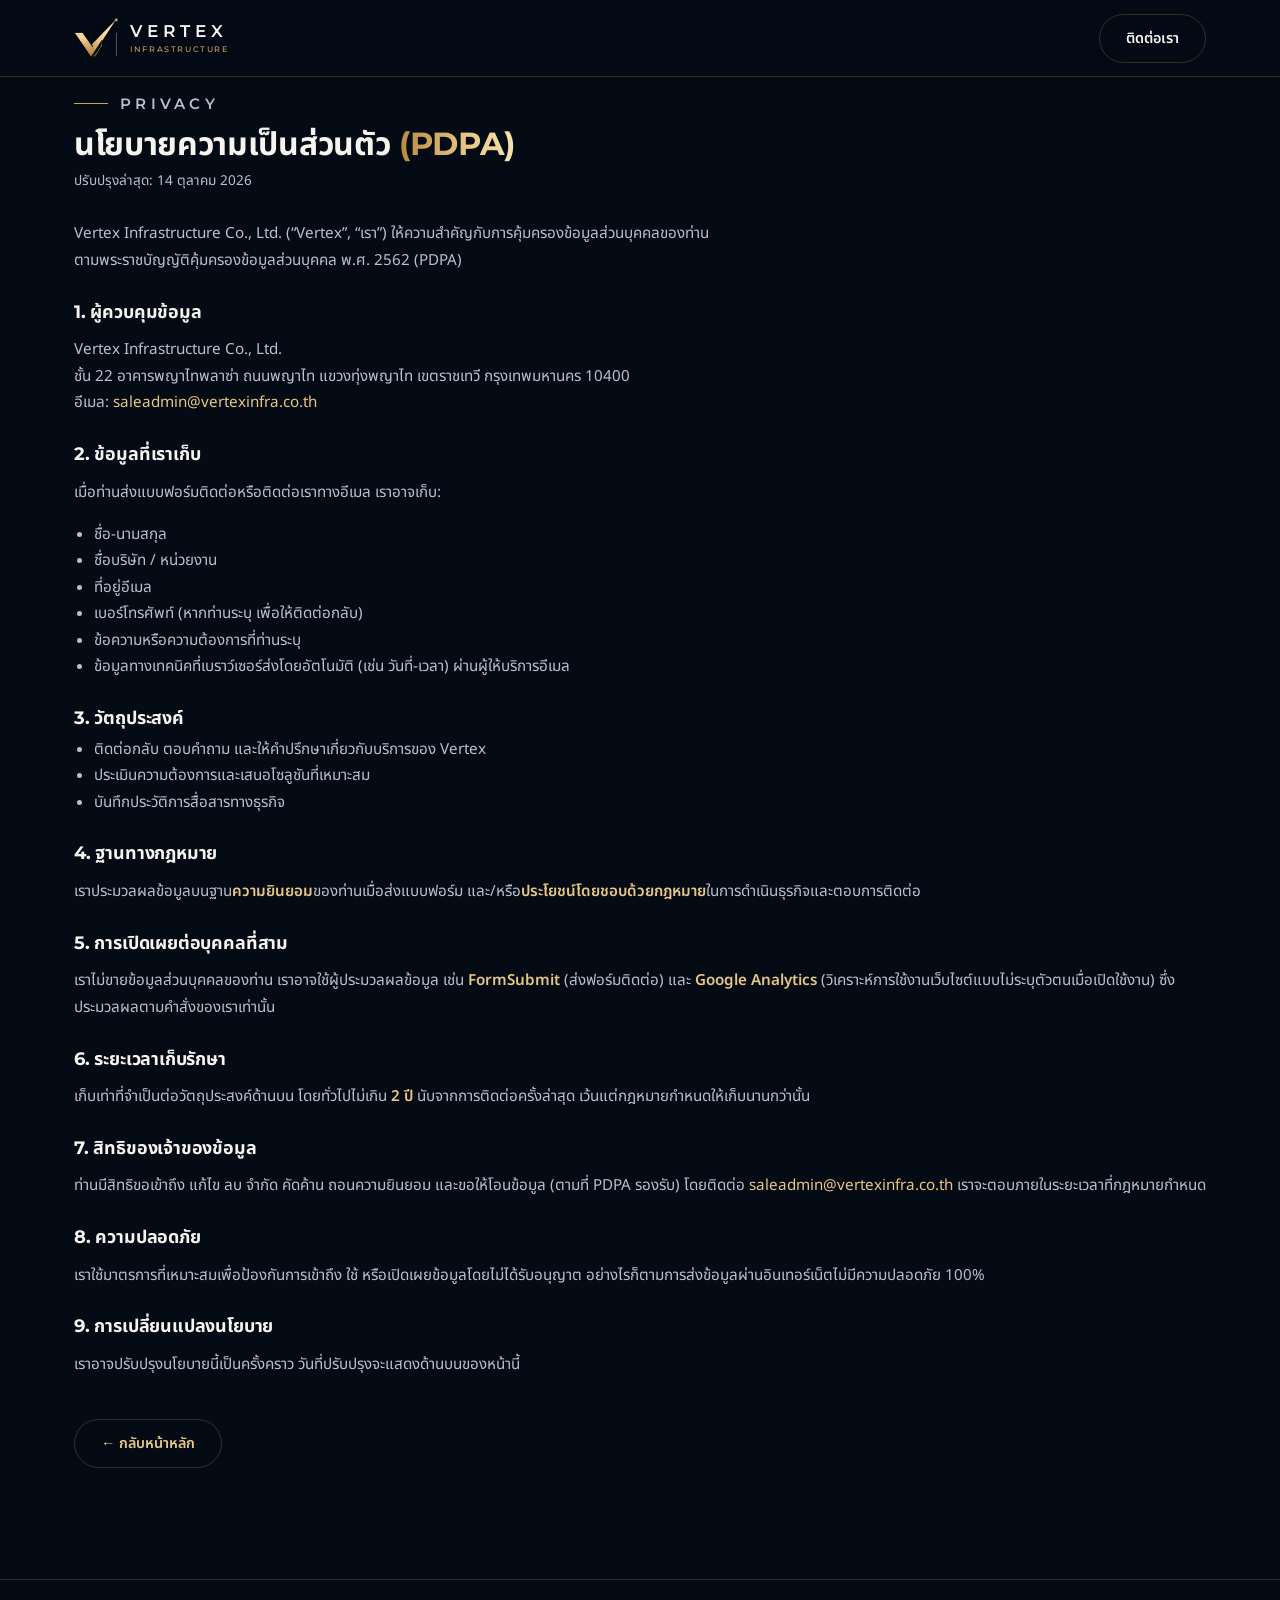
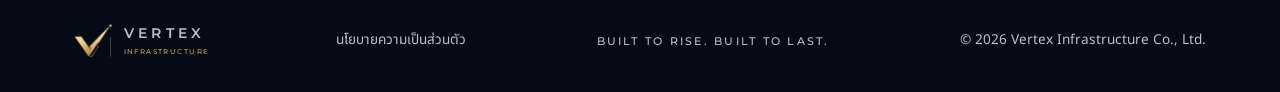
<file: privacy.html>
<!DOCTYPE html>
<html lang="th">
<head>
<meta charset="UTF-8">
<meta name="viewport" content="width=device-width, initial-scale=1, viewport-fit=cover">
<title>นโยบายความเป็นส่วนตัว — Vertex Infrastructure</title>
<meta name="description" content="นโยบายความเป็นส่วนตัว (PDPA) ของ Vertex Infrastructure Co., Ltd.">
<meta name="robots" content="index,follow">
<meta property="og:title" content="นโยบายความเป็นส่วนตัว — Vertex Infrastructure">
<meta property="og:type" content="website">
<meta property="og:url" content="https://www.vertexinfra.co.th/privacy.html">
<meta property="og:description" content="นโยบายความเป็นส่วนตัว (PDPA) ของ Vertex Infrastructure Co., Ltd.">
<meta name="twitter:card" content="summary">
<link rel="icon" href="assets/images/favicon.png" type="image/png">
<link rel="preconnect" href="https://fonts.googleapis.com"><link rel="preconnect" href="https://fonts.gstatic.com" crossorigin>
<link href="https://fonts.googleapis.com/css2?family=Montserrat:wght@400;500;600;700;800&family=Noto+Sans+Thai:wght@300;400;500;600;700&display=swap" rel="stylesheet">
<link rel="stylesheet" href="assets/css/main.css?v=11">
<link rel="canonical" href="https://www.vertexinfra.co.th/privacy.html">
</head>
<body>
<nav id="nv" class="s"><div class="wrap nb">
<a href="index.html" class="lg"><img src="assets/images/logo.png" alt="Vertex"><span><b>VERTEX</b><small>INFRASTRUCTURE</small></span></a>
<a class="btn" href="index.html#contact" style="margin-left:auto">ติดต่อเรา</a>
</div></nav>

<main class="sec legal"><div class="wrap">
<p class="eb">Privacy</p>
<h1>นโยบายความเป็นส่วนตัว <span class="gold">(PDPA)</span></h1>
<p class="updated">ปรับปรุงล่าสุด: 14 ตุลาคม 2026</p>
<p class="lead">Vertex Infrastructure Co., Ltd. (“Vertex”, “เรา”) ให้ความสำคัญกับการคุ้มครองข้อมูลส่วนบุคคลของท่าน ตามพระราชบัญญัติคุ้มครองข้อมูลส่วนบุคคล พ.ศ. 2562 (PDPA)</p>

<h2>1. ผู้ควบคุมข้อมูล</h2>
<p>Vertex Infrastructure Co., Ltd.<br>
ชั้น 22 อาคารพญาไทพลาซ่า ถนนพญาไท แขวงทุ่งพญาไท เขตราชเทวี กรุงเทพมหานคร 10400<br>
อีเมล: <a href="mailto:saleadmin@vertexinfra.co.th">saleadmin@vertexinfra.co.th</a></p>

<h2>2. ข้อมูลที่เราเก็บ</h2>
<p>เมื่อท่านส่งแบบฟอร์มติดต่อหรือติดต่อเราทางอีเมล เราอาจเก็บ:</p>
<ul>
<li>ชื่อ-นามสกุล</li>
<li>ชื่อบริษัท / หน่วยงาน</li>
<li>ที่อยู่อีเมล</li>
<li>เบอร์โทรศัพท์ (หากท่านระบุ เพื่อให้ติดต่อกลับ)</li>
<li>ข้อความหรือความต้องการที่ท่านระบุ</li>
<li>ข้อมูลทางเทคนิคที่เบราว์เซอร์ส่งโดยอัตโนมัติ (เช่น วันที่-เวลา) ผ่านผู้ให้บริการอีเมล</li>
</ul>

<h2>3. วัตถุประสงค์</h2>
<ul>
<li>ติดต่อกลับ ตอบคำถาม และให้คำปรึกษาเกี่ยวกับบริการของ Vertex</li>
<li>ประเมินความต้องการและเสนอโซลูชันที่เหมาะสม</li>
<li>บันทึกประวัติการสื่อสารทางธุรกิจ</li>
</ul>

<h2>4. ฐานทางกฎหมาย</h2>
<p>เราประมวลผลข้อมูลบนฐาน<strong>ความยินยอม</strong>ของท่านเมื่อส่งแบบฟอร์ม และ/หรือ<strong>ประโยชน์โดยชอบด้วยกฎหมาย</strong>ในการดำเนินธุรกิจและตอบการติดต่อ</p>

<h2>5. การเปิดเผยต่อบุคคลที่สาม</h2>
<p>เราไม่ขายข้อมูลส่วนบุคคลของท่าน เราอาจใช้ผู้ประมวลผลข้อมูล เช่น <strong>FormSubmit</strong> (ส่งฟอร์มติดต่อ) และ <strong>Google Analytics</strong> (วิเคราะห์การใช้งานเว็บไซต์แบบไม่ระบุตัวตนเมื่อเปิดใช้งาน) ซึ่งประมวลผลตามคำสั่งของเราเท่านั้น</p>

<h2>6. ระยะเวลาเก็บรักษา</h2>
<p>เก็บเท่าที่จำเป็นต่อวัตถุประสงค์ด้านบน โดยทั่วไปไม่เกิน <strong>2 ปี</strong> นับจากการติดต่อครั้งล่าสุด เว้นแต่กฎหมายกำหนดให้เก็บนานกว่านั้น</p>

<h2>7. สิทธิของเจ้าของข้อมูล</h2>
<p>ท่านมีสิทธิขอเข้าถึง แก้ไข ลบ จำกัด คัดค้าน ถอนความยินยอม และขอให้โอนข้อมูล (ตามที่ PDPA รองรับ) โดยติดต่อ <a href="mailto:saleadmin@vertexinfra.co.th">saleadmin@vertexinfra.co.th</a> เราจะตอบภายในระยะเวลาที่กฎหมายกำหนด</p>

<h2>8. ความปลอดภัย</h2>
<p>เราใช้มาตรการที่เหมาะสมเพื่อป้องกันการเข้าถึง ใช้ หรือเปิดเผยข้อมูลโดยไม่ได้รับอนุญาต อย่างไรก็ตามการส่งข้อมูลผ่านอินเทอร์เน็ตไม่มีความปลอดภัย 100%</p>

<h2>9. การเปลี่ยนแปลงนโยบาย</h2>
<p>เราอาจปรับปรุงนโยบายนี้เป็นครั้งคราว วันที่ปรับปรุงจะแสดงด้านบนของหน้านี้</p>

<p style="margin-top:40px"><a class="btn" href="index.html">← กลับหน้าหลัก</a></p>
</div></main>

<footer><div class="wrap fb">
<a href="index.html" class="lg"><img src="assets/images/logo.png" alt="Vertex" style="height:34px"><span><b style="font-size:.9rem">VERTEX</b><small>INFRASTRUCTURE</small></span></a>
<div class="fb-legal"><a href="privacy.html">นโยบายความเป็นส่วนตัว</a></div>
<small>BUILT TO RISE. BUILT TO LAST.</small>
<span>© 2026 Vertex Infrastructure Co., Ltd.</span>
</div></footer>
<script src="assets/js/memorial.js?v=2"></script>
<script src="assets/js/analytics.js?v=1"></script>
</body>
</html>
</file>
<file: assets/css/main.css>
:root{--bg:#050B15;--bg2:#0A1524;--card:#0D1A2D;--gold:#C9A25E;--gold2:#E8C784;--tx:#F6F4EE;--mu:#B9C0CC;--ln:rgba(201,162,94,.24);color-scheme:dark;box-sizing:border-box;padding-top:env(safe-area-inset-top,0px);padding-bottom:env(safe-area-inset-bottom,0px)}
*,*::before,*::after{box-sizing:inherit}
html{scroll-behavior:smooth;scroll-padding-top:calc(76px + env(safe-area-inset-top,0px))}
body{margin:0;background:var(--bg);color:var(--tx);font:400 16px/1.75 'Noto Sans Thai','Montserrat',sans-serif;overflow-x:hidden}
img{max-width:100%;display:block}
a{color:inherit;text-decoration:none}
.wrap{width:100%;max-width:1180px;margin-inline:auto;padding:0 24px;box-sizing:border-box}
.gold{background:linear-gradient(90deg,#B98A3E,var(--gold2) 60%,#F6E3B0);-webkit-background-clip:text;background-clip:text;color:transparent}
.eb{font:600 .72rem/1 'Montserrat',sans-serif;letter-spacing:.28em;text-transform:uppercase;color:var(--gold);margin:0 0 14px;display:flex;align-items:center;gap:12px}
.eb::before{content:"";width:34px;height:1px;background:var(--gold)}
h1,h2,h3{font-family:'Montserrat','Noto Sans Thai',sans-serif;line-height:1.2;margin:0;letter-spacing:-.01em}
h2{font-size:clamp(1.9rem,4vw,2.9rem);font-weight:700}
.sec{padding:96px 0}
.alt{background:var(--bg2);border-block:1px solid var(--ln)}
.lead{color:var(--mu);max-width:640px;margin:14px 0 0}
.i{width:1.25em;height:1.25em;fill:none;stroke:currentColor;stroke-width:1.6;stroke-linecap:round;stroke-linejoin:round;flex:none}
.btn{display:inline-flex;align-items:center;gap:10px;padding:13px 26px;border-radius:999px;font:600 .9rem 'Noto Sans Thai',sans-serif;border:1px solid var(--ln);cursor:pointer;transition:transform .3s,filter .3s,border-color .3s;color:var(--tx);background:transparent}
.btn:hover{transform:translateY(-2px);border-color:var(--gold2)}
.btn.p{background:linear-gradient(90deg,var(--gold),var(--gold2));color:#101B2E;border:0}
.btn.p:hover{filter:brightness(1.1)}
:focus-visible{outline:2px solid var(--gold2);outline-offset:3px}
.card{background:linear-gradient(180deg,rgba(18,36,62,.7),rgba(8,17,32,.8));border:1px solid var(--ln);border-radius:20px;transition:transform .4s,border-color .4s,box-shadow .4s}
.card:hover{transform:translateY(-5px);border-color:rgba(232,199,132,.6);box-shadow:0 24px 50px -24px rgba(201,162,94,.4)}
.ib{width:46px;height:46px;border-radius:13px;display:grid;place-items:center;background:rgba(201,162,94,.12);border:1px solid var(--ln);color:var(--gold2);flex:none}
/* nav */
nav{position:fixed;inset:0 0 auto 0;z-index:50;padding-top:env(safe-area-inset-top,0px);transition:background .3s,border-color .3s;border-bottom:1px solid transparent}
nav.s{background:rgba(5,11,21,.86);backdrop-filter:blur(14px);border-color:var(--ln)}
.nb{display:flex;align-items:center;justify-content:space-between;height:76px}
.lg{display:flex;align-items:center;gap:12px}
.lg img{height:40px;width:auto}
.lg b{display:block;font:600 1.05rem/1 'Montserrat';letter-spacing:.3em}
.lg small{display:block;width:0;min-width:100%;white-space:nowrap;font:500 .5rem/1 'Montserrat';letter-spacing:.2em;color:var(--gold);margin-top:6px}
footer .lg small{font-size:.44rem}
.nl{display:flex;gap:30px;font-size:.9rem;color:var(--mu);margin-left:auto;margin-right:30px;align-items:center}
.nl a:hover{color:var(--gold2)}
.nl-ct{display:inline-flex;align-items:center;gap:7px}
.nl-ct .i{width:16px;height:16px;color:var(--gold2);flex:none}
.ci-ph .ph-soon{color:var(--mu);letter-spacing:.08em}
.nd{position:relative}
.nd-t{display:flex;align-items:center;gap:6px;padding:0;border:0;background:none;color:inherit;font:inherit;cursor:pointer;line-height:1.75}
.nd-t::after{content:"";border:4px solid transparent;border-top-color:currentColor;transform:translateY(2px)}
.nd-t:hover,.nd.open .nd-t{color:var(--gold2)}
.nd-m{display:none;position:absolute;top:calc(100% + 10px);left:0;min-width:240px;background:rgba(5,11,21,.98);border:1px solid var(--ln);border-radius:14px;padding:8px 0;box-shadow:0 20px 48px rgba(0,0,0,.45);z-index:60}
.nd.open .nd-m{display:block}
.nd-m a{display:block;padding:10px 18px;color:var(--mu);white-space:nowrap}
.nd-m a:hover{color:var(--gold2);background:rgba(201,162,94,.08)}
.ind-grid{display:grid;grid-template-columns:repeat(auto-fit,minmax(280px,1fr));gap:18px;margin-top:36px}
.ind-card{padding:28px;height:100%}
.ind-card h3{font-size:1.15rem;margin:12px 0 8px}
.ind-card p{margin:0;color:var(--mu);font-size:.92rem;line-height:1.65}
.goalist{list-style:none;padding:0;margin:16px 0;display:grid;gap:10px}
.goalist li{padding:14px 16px;border:1px solid var(--ln);border-radius:12px;background:rgba(13,26,45,.5);font-size:.9rem;color:var(--mu)}
.goalist b{color:var(--gold2);display:block;margin-bottom:4px;font-family:Montserrat,sans-serif}
.src{font-size:.82rem;color:var(--mu);margin-top:32px;padding-top:20px;border-top:1px solid var(--ln)}
.src a{color:var(--gold2)}
.lt{display:flex;align-items:center;gap:8px;margin:0}
.lt button{font:500 .9rem/1.75 'Noto Sans Thai','Montserrat',sans-serif;padding:0;border:0;background:none;color:var(--mu);cursor:pointer;transition:color .3s}
.lt button+button::before{content:"/";color:rgba(185,192,204,.4);margin-right:8px}
.lt button:hover{color:var(--gold2)}
.lt button.on{color:var(--gold2);font-weight:600}
#mb{display:none;background:none;border:1px solid var(--ln);color:var(--tx);width:42px;height:42px;border-radius:10px;cursor:pointer}
/* hero — .wrap must span full header width (same as nav); never grid on .hero */
.hero{position:relative;min-height:100svh;overflow:hidden;padding-top:90px;width:100%;display:flex;flex-direction:column;justify-content:center}
.hero-bg{position:absolute;inset:0;pointer-events:none;overflow:hidden}
.hero-bg img{position:absolute;right:9%;top:9%;height:82%;width:56%;max-width:none;object-fit:cover;object-position:center;-webkit-mask-image:radial-gradient(ellipse 62% 62% at 50% 50%,#000 55%,transparent 100%);mask-image:radial-gradient(ellipse 62% 62% at 50% 50%,#000 55%,transparent 100%)}
.hero-bg canvas{position:absolute;inset:0;width:100%;height:100%}
header.hero>div.wrap{position:relative;z-index:2;display:block;width:100%;max-width:1180px;margin-inline:auto;padding:0 24px;box-sizing:border-box;flex-shrink:0;transform:translateY(-32px)}
.hero::after{content:"";position:absolute;inset:auto 0 0 0;height:180px;background:linear-gradient(transparent,var(--bg));pointer-events:none;z-index:1}
.hc{position:relative;max-width:620px}
.hero h1{font-size:clamp(2.4rem,5.6vw,4.6rem);font-weight:700;margin:6px 0 18px}
.hero p.sub{font:300 1.35rem/1.5 'Montserrat',sans-serif;letter-spacing:.04em;color:var(--mu);margin:0 0 34px}
.tl{margin-top:44px;font:500 .7rem 'Montserrat';letter-spacing:.3em;color:var(--mu);display:flex;gap:16px;flex-wrap:wrap}
.tl span+span::before{content:"|";color:var(--gold);margin-right:16px}
/* about */
.g2{display:grid;grid-template-columns:1fr 1fr;gap:24px;margin-top:44px}
.mv{padding:34px}
.mv h3{display:flex;align-items:center;gap:14px;font-size:1.5rem;margin-bottom:14px}
.mv p{color:var(--mu);margin:0}
.mv strong{color:var(--gold2);font-weight:600}
.vals{display:grid;grid-template-columns:repeat(5,1fr);gap:16px;margin-top:24px}
.vals div{padding:24px 18px;text-align:center}
.vals .ib{margin:0 auto 12px}
.vals b{display:block;font:600 .85rem 'Montserrat';letter-spacing:.14em;text-transform:uppercase}
.vals span{font-size:.85rem;color:var(--mu)}
/* services */
.sg{display:grid;grid-template-columns:repeat(auto-fit,minmax(210px,1fr));gap:18px;margin-top:44px}
.sc{overflow:hidden}
.sc img{aspect-ratio:2/1;object-fit:cover;width:100%;border-bottom:1px solid var(--ln)}
.sc div{padding:20px}
.sc h3{font-size:1.02rem;margin:14px 0 6px}
.sc p{margin:0;color:var(--mu);font-size:.9rem;line-height:1.65}
.ms{display:grid;grid-template-columns:260px 1fr;margin-top:18px;overflow:hidden}
.ms img{height:100%;width:100%;object-fit:cover}
.ms div{padding:26px 30px;display:flex;align-items:center;gap:22px}
.ms p{margin:0;color:var(--mu)}
/* solutions */
.sol{display:grid;grid-template-columns:1.05fr 1fr;gap:56px;align-items:center;padding:72px 0;border-top:1px solid var(--ln)}
.sol:nth-child(even) .pic{order:2}
.pic{border-radius:22px;overflow:hidden;border:1px solid var(--ln);box-shadow:0 30px 70px -30px rgba(201,162,94,.3)}
.sol h3{font-size:clamp(1.5rem,3vw,2.2rem);font-weight:700;margin-bottom:10px}
.sol .lead{margin:0 0 20px}
.pts{list-style:none;padding:0;margin:0 0 20px;display:grid;gap:8px}
.pts li{display:flex;gap:12px;color:var(--mu);font-size:.95rem}
.pts .i{color:var(--gold2);margin-top:.25em}
.ch{display:flex;flex-wrap:wrap;gap:8px;margin-bottom:22px}
.ch span{border:1px solid var(--ln);background:rgba(13,26,45,.7);border-radius:999px;padding:5px 14px;font-size:.8rem;color:var(--mu)}
.mt{display:grid;grid-template-columns:repeat(3,1fr);gap:12px;margin-bottom:24px}
.mt div{padding:14px;text-align:center;border:1px solid var(--ln);border-radius:14px;background:rgba(201,162,94,.06)}
.mt b{display:block;font:700 1.45rem 'Montserrat'}
.mt span{font-size:.78rem;color:var(--mu);line-height:1.4;display:block}
/* partners */
.pg{display:grid;grid-template-columns:repeat(auto-fit,minmax(320px,1fr));gap:18px;margin-top:44px}
.pg .card{padding:26px}
.pg h3{display:flex;align-items:center;gap:12px;font-size:1rem;margin-bottom:16px}
/* contact */
.ct{display:grid;grid-template-columns:1fr 1.1fr;gap:48px;align-items:start}
form{padding:32px;display:grid;gap:16px}
label{font-size:.8rem;color:var(--mu);display:grid;gap:6px}
input,textarea{font:inherit;color:var(--tx);background:rgba(5,11,21,.7);border:1px solid var(--ln);border-radius:12px;padding:12px 14px}
input:focus,textarea:focus{outline:none;border-color:var(--gold2)}
.fr{display:grid;grid-template-columns:1fr 1fr;gap:16px}
#ok{display:none;color:var(--gold2);font-size:.9rem;margin:0}
#err{color:#f0a8a8;font-size:.9rem;margin:8px 0 0}
#pending{color:var(--gold2);font-size:.9rem;margin:8px 0 0}
#fm.sending #fm-btn{opacity:.72;pointer-events:none}
.hp{position:absolute;width:1px;height:1px;padding:0;margin:-1px;overflow:hidden;clip:rect(0,0,0,0);white-space:nowrap;border:0}
.ci{display:grid;gap:16px;margin-top:30px}
.ci a,.ci p{display:flex;gap:14px;align-items:center;margin:0;color:var(--mu)}
.ci a:hover{color:var(--gold2)}
footer{border-top:1px solid var(--ln);padding:44px 0 34px;color:var(--mu);font-size:.85rem}
.fb{display:flex;justify-content:space-between;align-items:center;gap:20px;flex-wrap:wrap}
.fb small{letter-spacing:.2em;font:500 .7rem 'Montserrat'}
.fb-legal{display:flex;gap:16px;flex-wrap:wrap}
.fb-legal a{color:var(--mu)}
.fb-legal a:hover{color:var(--gold2)}
.consent{display:flex;gap:10px;align-items:flex-start;font-size:.82rem;color:var(--mu);line-height:1.55;cursor:pointer}
.consent input{width:18px;height:18px;margin-top:2px;flex:none;accent-color:var(--gold)}
.consent a{color:var(--gold2);text-decoration:underline}
.legal{padding-top:calc(96px + env(safe-area-inset-top,0px))}
.legal h1{margin-bottom:6px}
.legal .updated{font-size:.85rem;color:var(--mu);margin:0 0 28px}
.legal h2{font-size:1.12rem;margin:26px 0 8px;color:var(--tx)}
.legal p,.legal li{color:var(--mu);font-size:.95rem}
.legal ul{padding-left:1.25em;margin:0 0 14px}
.legal a{color:var(--gold2)}
.legal strong{color:var(--gold2);font-weight:600}
/* memorial entry overlay */
#memorial{position:fixed;inset:0;z-index:200;display:grid;place-items:center;padding:24px;background:#0a0a0a;color:#f5f5f5;text-align:center}
.memorial-panel{max-width:520px;width:100%}
.memorial-eb{font:600 .72rem/1 Montserrat,sans-serif;letter-spacing:.32em;color:#b8b8b8;margin:0 0 16px}
#memorial-title{font-size:clamp(1.5rem,4vw,2rem);font-weight:600;margin:0 0 18px;line-height:1.45}
.memorial-msg{color:#c9c9c9;font-size:1rem;line-height:1.85;margin:0 0 28px}
.memorial-img{max-width:min(220px,55vw);width:100%;height:auto;margin:0 auto 22px;border-radius:4px;border:1px solid rgba(201,162,94,.35);box-shadow:0 12px 40px rgba(0,0,0,.45);object-fit:cover;aspect-ratio:3/4}
.memorial-enter{min-width:200px}
body.memorial-lock{overflow:hidden}
html.memorial-tone{filter:grayscale(1)}
/* lightbox */
#lb{position:fixed;inset:0;z-index:99;background:rgba(3,7,14,.94);display:none;place-items:center;padding:24px;cursor:zoom-out}
#lb.o{display:grid}
#lb img{max-height:92vh;border-radius:12px;border:1px solid var(--ln)}
.rv{opacity:0;transform:translateY(26px);transition:opacity .8s,transform .8s}
.rv.in{opacity:1;transform:none}
@media(max-width:900px){
.lt{margin-left:auto;margin-right:12px}
.nl{margin:0;display:none;position:absolute;top:76px;left:0;right:0;flex-direction:column;gap:16px;padding:22px 24px;background:rgba(5,11,21,.97);border-bottom:1px solid var(--ln)}
.nl.o{display:flex}#mb{display:block}
.nd-m{position:static;box-shadow:none;border:0;background:transparent;padding:4px 0 8px 8px;margin:0}
.nd-m a{padding:8px 0;white-space:normal}
.hero-bg img{width:100%;height:100%;right:0;top:0;transform:none;opacity:.4;-webkit-mask-image:none;mask-image:none}
.g2,.sol,.ct,.ms{grid-template-columns:1fr}.sol:nth-child(even) .pic{order:0}
.vals{grid-template-columns:repeat(2,1fr)}.fr{grid-template-columns:1fr}
.ms img{height:160px}.sec{padding:68px 0}.sol{gap:28px;padding:48px 0}.pg{grid-template-columns:1fr}
}
@media(prefers-reduced-motion:reduce){*{transition:none!important;scroll-behavior:auto!important}.rv{opacity:1;transform:none}}
</file>
